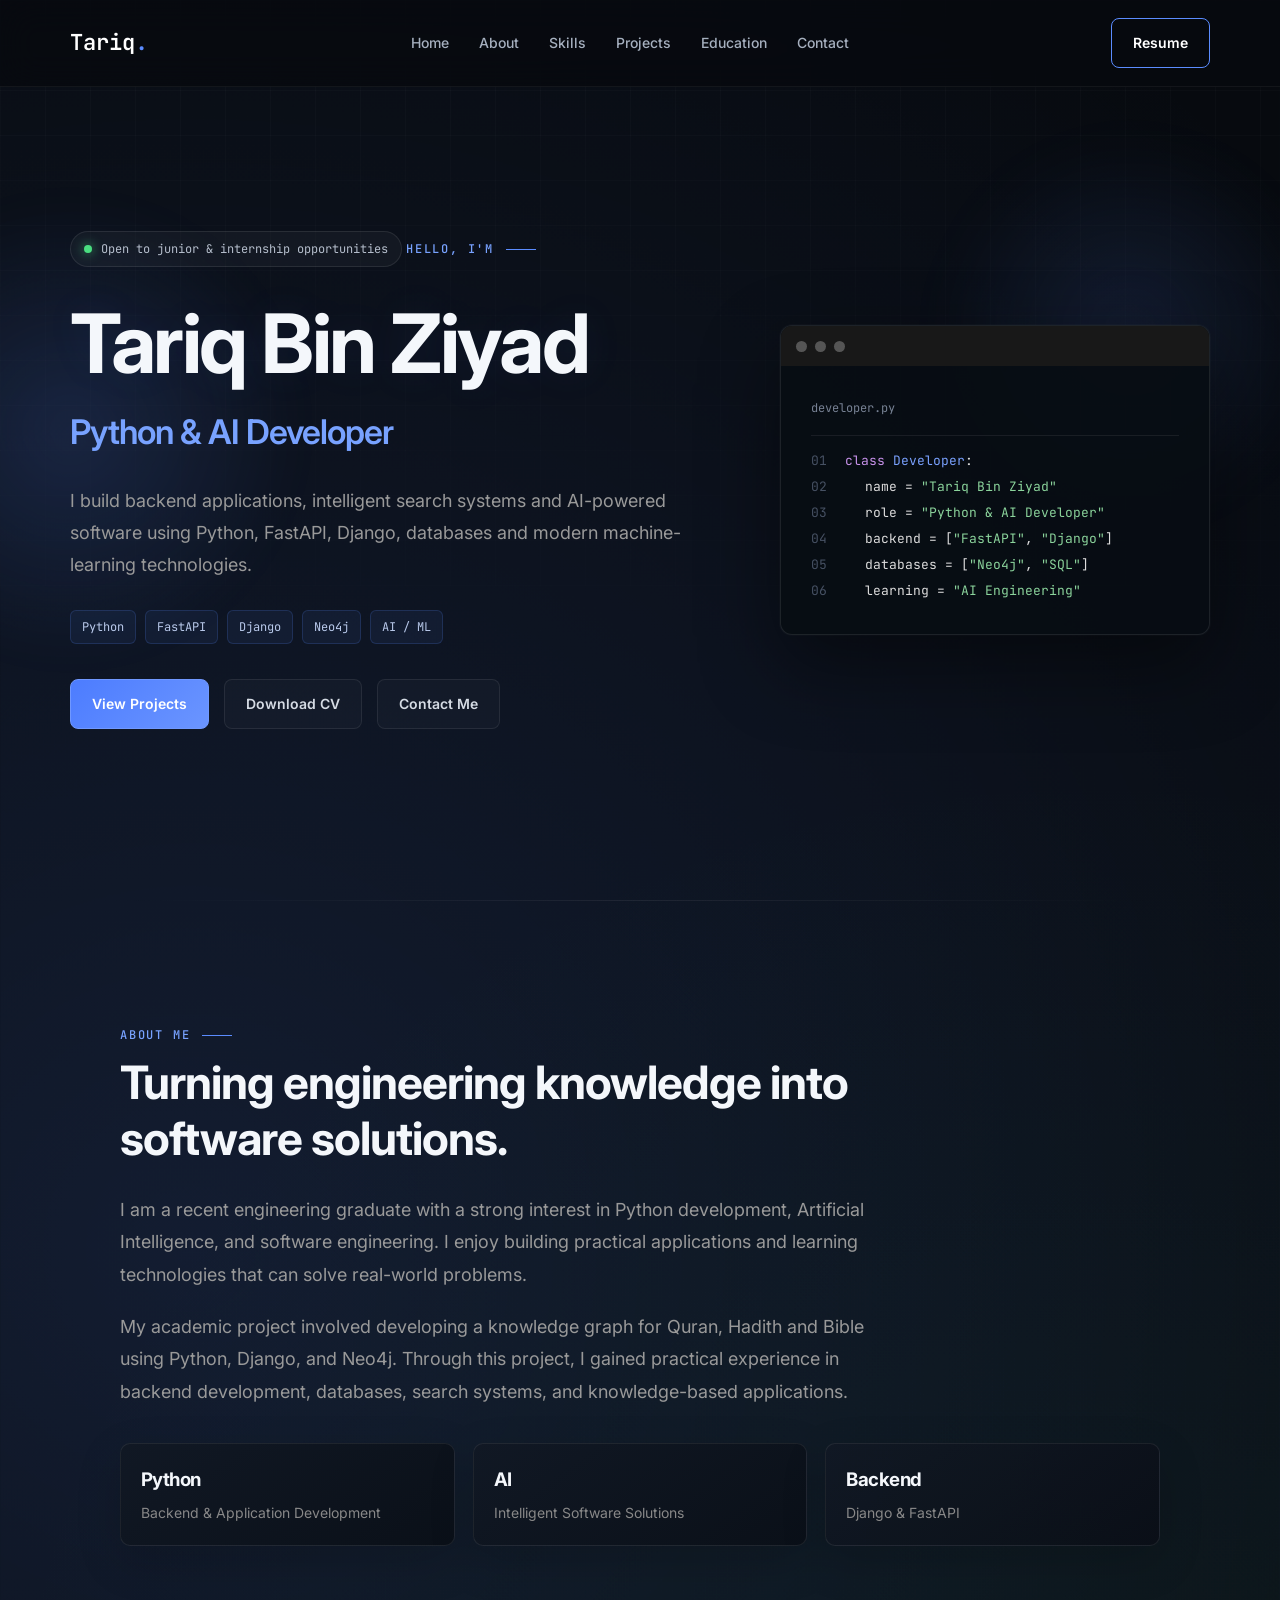
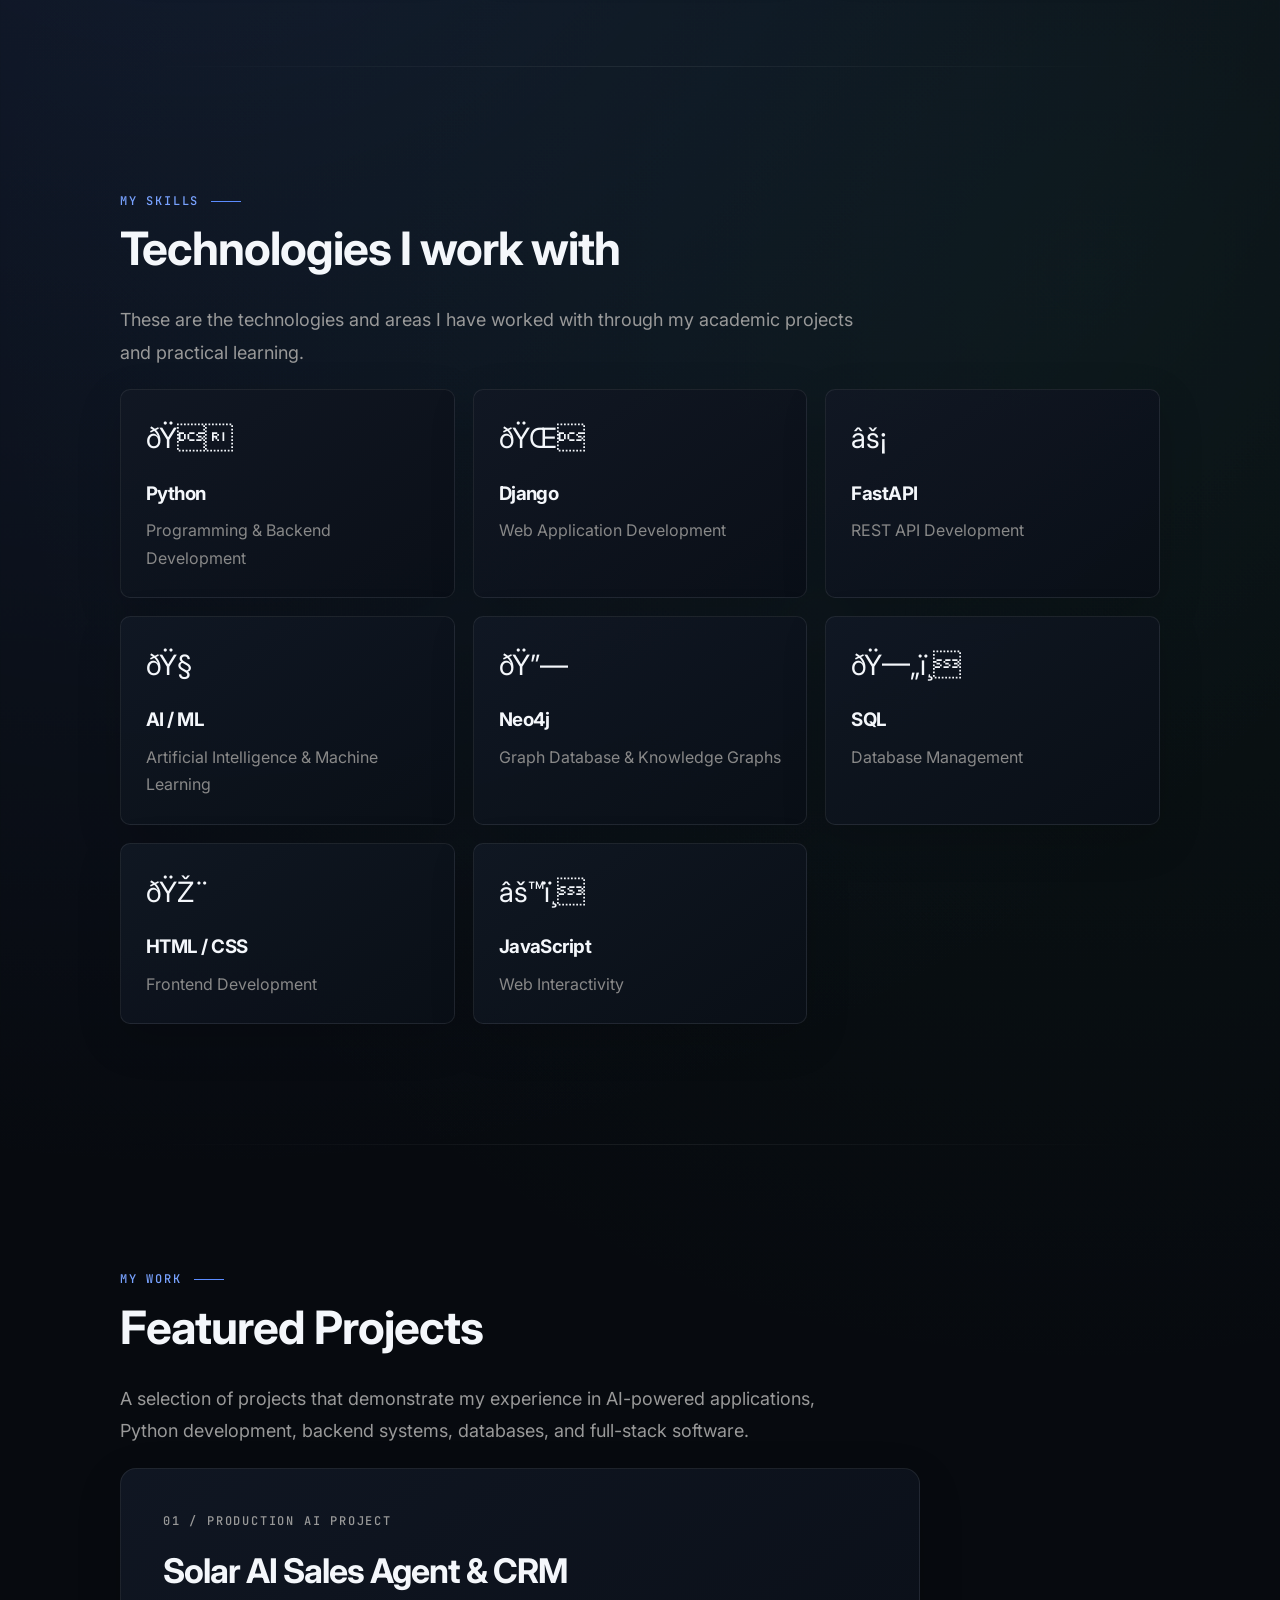
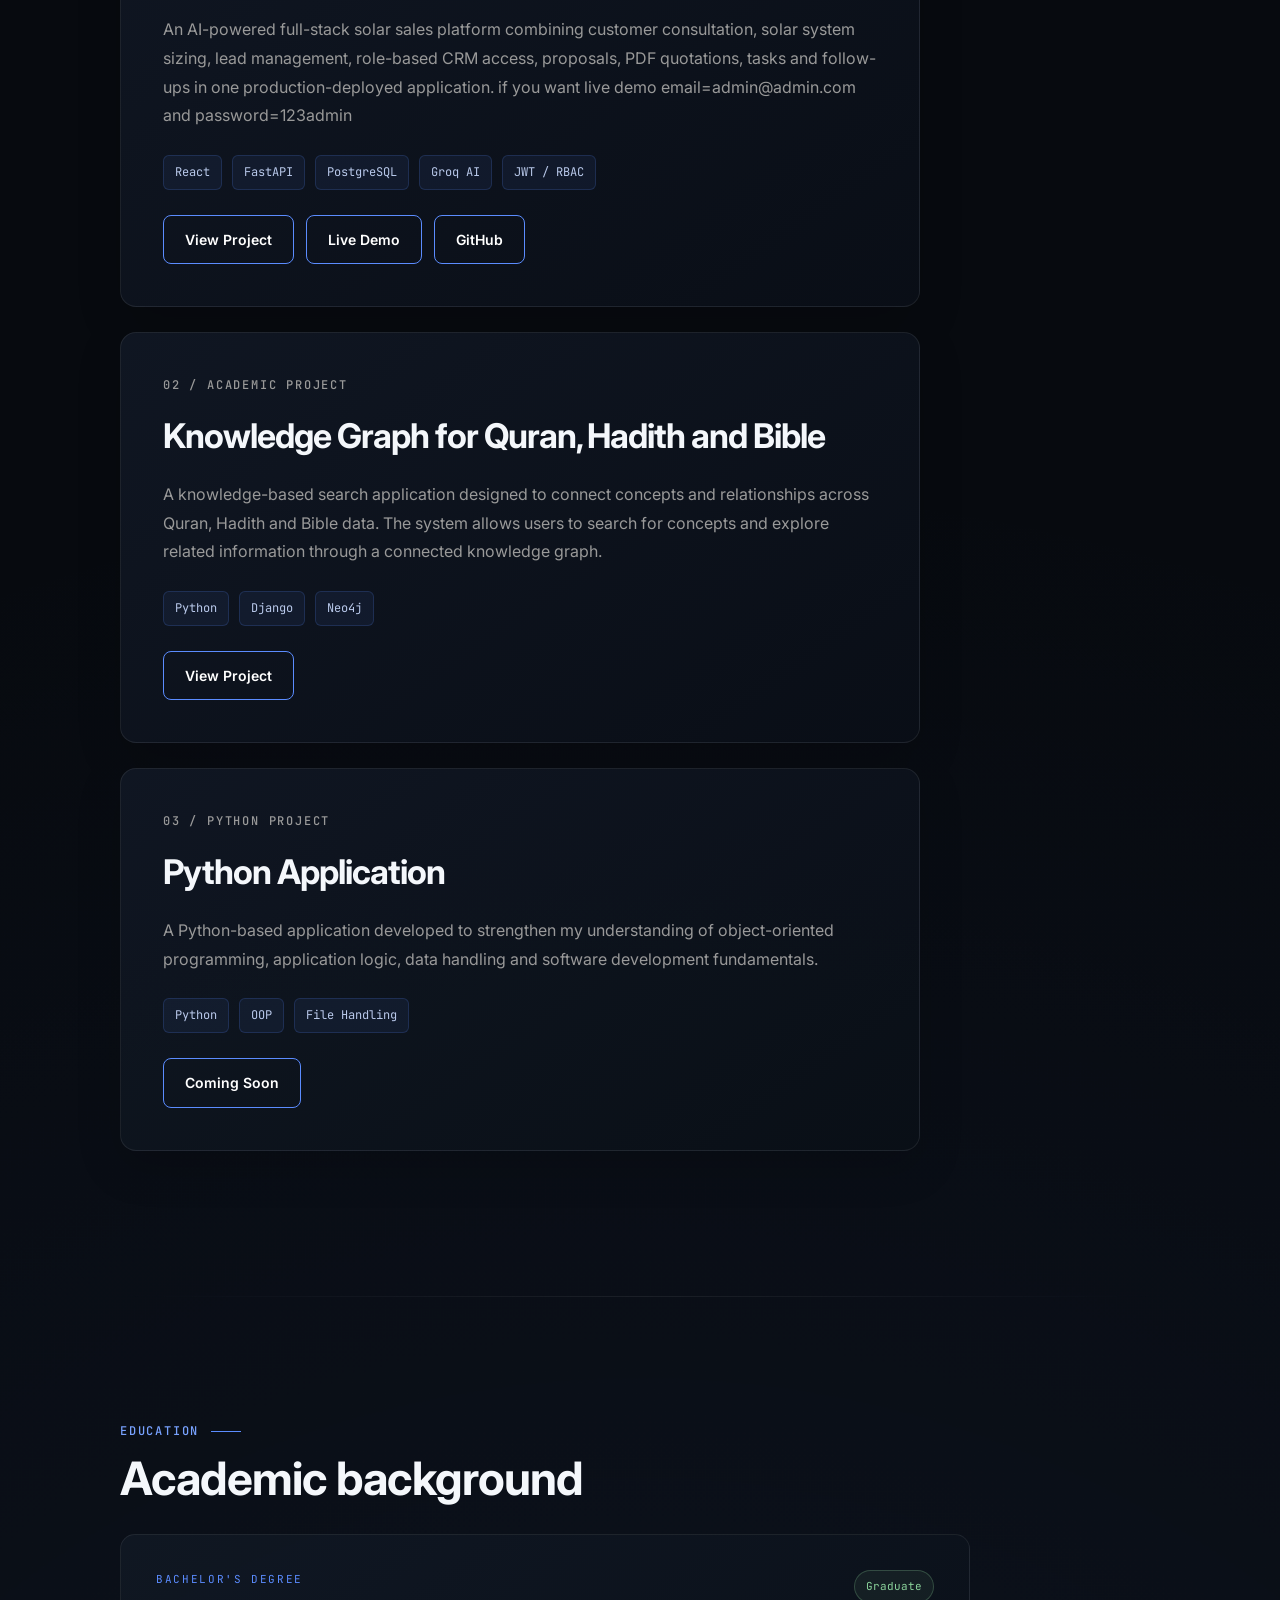
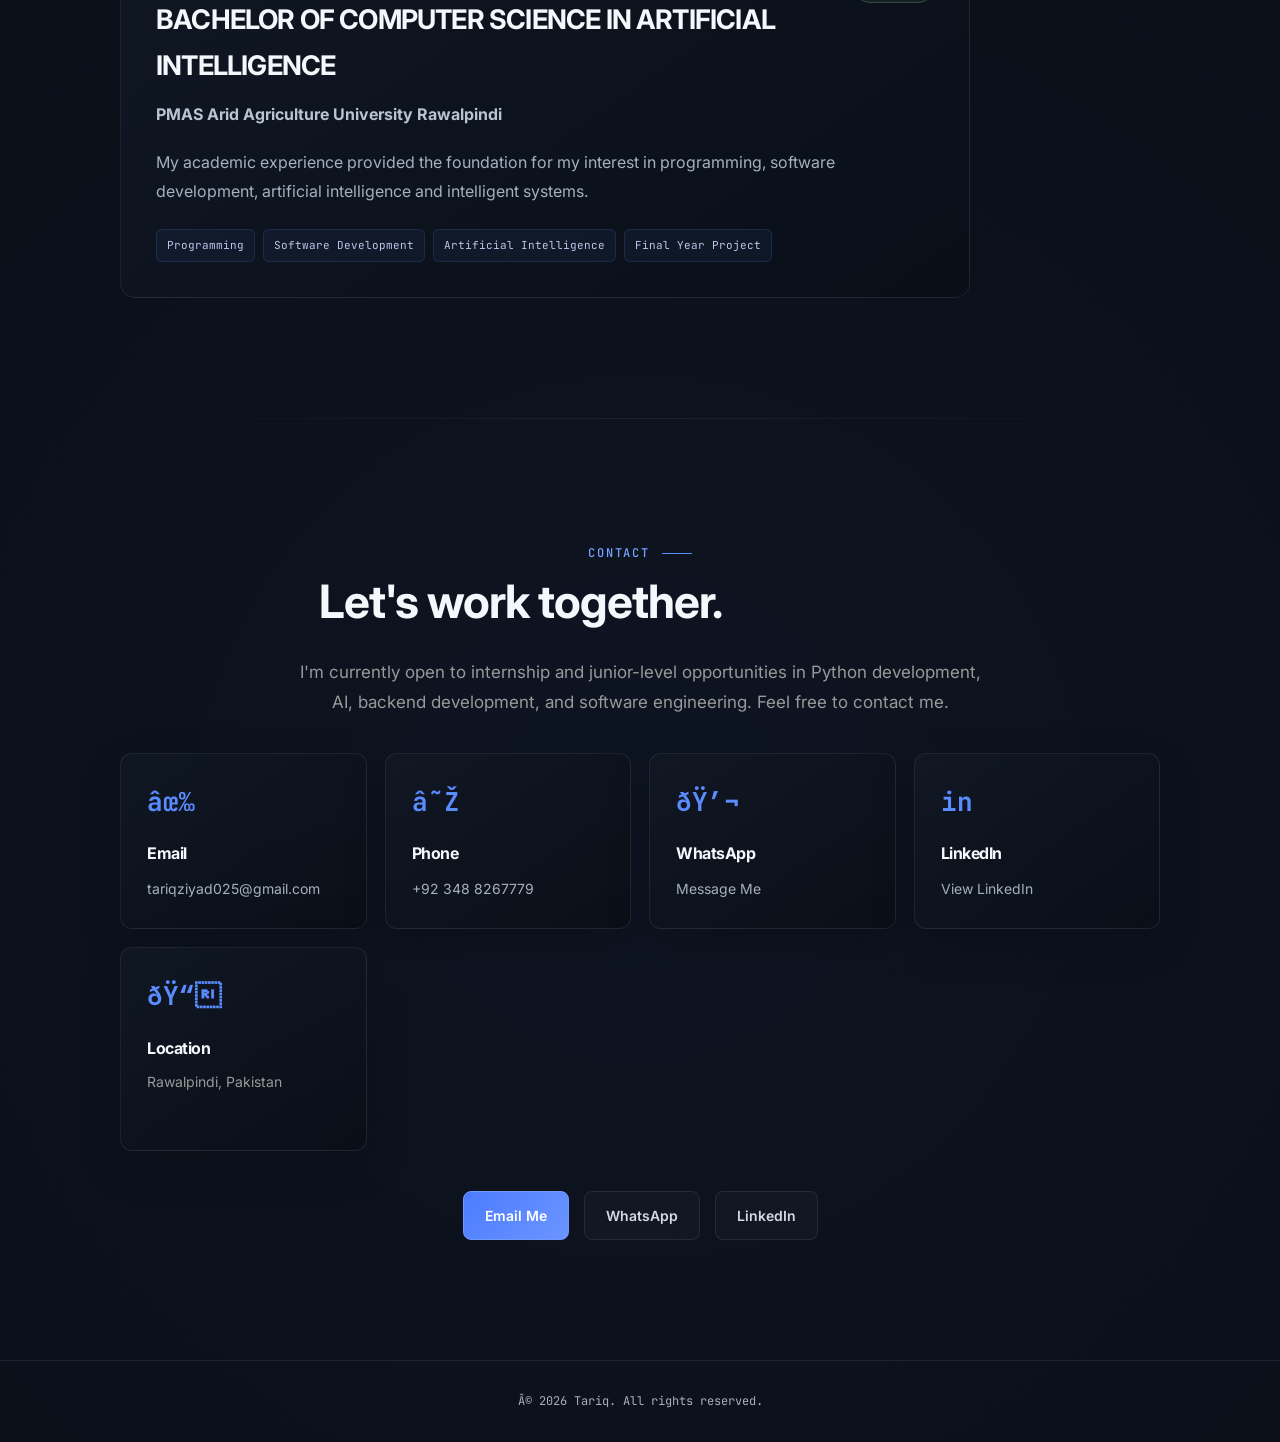
<file: index.html>
﻿<!DOCTYPE html>
<html lang="en">

<head>
    <meta charset="UTF-8">
    <meta name="viewport" content="width=device-width, initial-scale=1.0">
    <title>Tariq Bin Ziyad | Python & AI Developer</title>
    <meta name="description"
        content="Portfolio of Tariq Bin Ziyad, a Python and AI developer focused on backend development, intelligent search systems, APIs and modern software solutions.">
    <meta name="keywords"
        content="Python Developer, AI Developer, FastAPI, Django, Neo4j, Machine Learning, Backend Developer">
    <meta name="author" content="Tariq Bin Ziyad">
    <link rel="icon" type="image/png" href="assets/images/ChatGPT Image Sep 21, 2026, 05_05_01 AM.png">
    <link rel="preconnect" href="https://fonts.googleapis.com">
    <link rel="preconnect" href="https://fonts.gstatic.com" crossorigin>
    <link
        href="https://fonts.googleapis.com/css2?family=Inter:wght@400;500;600;700;800&family=JetBrains+Mono:wght@400;500;600&display=swap"
        rel="stylesheet">
    <link rel="stylesheet" href="style.css">
</head>

<body>
    <header>
        <nav class="navbar">
            <a href="#home" class="logo">Tariq<span>.</span></a>
            <ul class="nav-links">
                <li><a href="#home">Home</a></li>
                <li><a href="#about">About</a></li>
                <li><a href="#skills">Skills</a></li>
                <li><a href="#projects">Projects</a></li>
                <li><a href="#education">Education</a></li>
                <li><a href="#contact">Contact</a></li>
            </ul>
            <div class="nav-actions"><a href="assets/cv/Tariq-Bin-Ziyad-Resume.pdf" class="nav-button desktop-cv"
                    target="_blank">Resume</a>
                <button class="menu-button" id="menuButton"
                    aria-label="Open navigation menu"><span></span><span></span><span></span></button>
            </div>
        </nav>
    </header>

    <section id="home" class="hero">
        <div class="hero-content">
            <div class="availability-badge"><span class="status-dot"></span>Open to junior & internship opportunities
            </div>
            <p class="small-title">HELLO, I'M</p>
            <h1>Tariq Bin Ziyad</h1>
            <h2>Python & AI Developer</h2>
            <p class="hero-description">I build backend applications, intelligent search systems and AI-powered software
                using Python, FastAPI, Django, databases and modern machine-learning technologies.</p>
            <div class="hero-stack"><span>Python</span><span>FastAPI</span><span>Django</span><span>Neo4j</span><span>AI
                    / ML</span></div>
            <div class="hero-buttons"><a href="#projects" class="primary-button">View Projects</a><a
                    href="assets/cv/Tariq-Bin-Ziyad-Resume.pdf" target="_blank" class="secondary-button">Download
                    CV</a><a href="#contact" class="secondary-button">Contact Me</a></div>
        </div>
        <div class="hero-card">
            <div class="code-window">
                <div class="window-top"><span></span><span></span><span></span></div>
                <div class="code-content">
                    <div class="terminal-heading">developer.py</div>
                    <div class="code-line"><span class="line-number">01</span><span><span class="purple">class</span>
                            <span class="blue">Developer</span>:</span></div>
                    <div class="code-line"><span class="line-number">02</span><span class="code-indent">name = <span
                                class="green">"Tariq Bin Ziyad"</span></span></div>
                    <div class="code-line"><span class="line-number">03</span><span class="code-indent">role = <span
                                class="green">"Python & AI Developer"</span></span></div>
                    <div class="code-line"><span class="line-number">04</span><span class="code-indent">backend = [<span
                                class="green">"FastAPI"</span>, <span class="green">"Django"</span>]</span></div>
                    <div class="code-line"><span class="line-number">05</span><span class="code-indent">databases =
                            [<span class="green">"Neo4j"</span>, <span class="green">"SQL"</span>]</span></div>
                    <div class="code-line"><span class="line-number">06</span><span class="code-indent">learning = <span
                                class="green">"AI Engineering"</span></span></div>
                </div>
            </div>
        </div>
    </section>

    <section id="about" class="section">
        <p class="section-label">ABOUT ME</p>
        <h2 class="section-title">Turning engineering knowledge into software solutions.</h2>
        <p class="about-text">I am a recent engineering graduate with a strong interest in Python development,
            Artificial Intelligence, and software engineering. I enjoy building practical applications and learning
            technologies that can solve real-world problems.</p>
        <p class="about-text">My academic project involved developing a knowledge graph for Quran, Hadith and Bible
            using Python, Django, and Neo4j. Through this project, I gained practical experience in backend development,
            databases, search systems, and knowledge-based applications.</p>
        <div class="about-highlights">
            <div class="highlight">
                <h3>Python</h3>
                <p>Backend & Application Development</p>
            </div>
            <div class="highlight">
                <h3>AI</h3>
                <p>Intelligent Software Solutions</p>
            </div>
            <div class="highlight">
                <h3>Backend</h3>
                <p>Django & FastAPI</p>
            </div>
        </div>
    </section>

    <section id="skills" class="section">
        <p class="section-label">MY SKILLS</p>
        <h2 class="section-title">Technologies I work with</h2>
        <p class="about-text">These are the technologies and areas I have worked with through my academic projects and
            practical learning.</p>
        <div class="skills-container">
            <div class="skill-card">
                <div class="skill-icon">ðŸ</div>
                <h3>Python</h3>
                <p>Programming & Backend Development</p>
            </div>
            <div class="skill-card">
                <div class="skill-icon">ðŸŒ</div>
                <h3>Django</h3>
                <p>Web Application Development</p>
            </div>
            <div class="skill-card">
                <div class="skill-icon">âš¡</div>
                <h3>FastAPI</h3>
                <p>REST API Development</p>
            </div>
            <div class="skill-card">
                <div class="skill-icon">ðŸ§ </div>
                <h3>AI / ML</h3>
                <p>Artificial Intelligence & Machine Learning</p>
            </div>
            <div class="skill-card">
                <div class="skill-icon">ðŸ”—</div>
                <h3>Neo4j</h3>
                <p>Graph Database & Knowledge Graphs</p>
            </div>
            <div class="skill-card">
                <div class="skill-icon">ðŸ—„ï¸</div>
                <h3>SQL</h3>
                <p>Database Management</p>
            </div>
            <div class="skill-card">
                <div class="skill-icon">ðŸŽ¨</div>
                <h3>HTML / CSS</h3>
                <p>Frontend Development</p>
            </div>
            <div class="skill-card">
                <div class="skill-icon">âš™ï¸</div>
                <h3>JavaScript</h3>
                <p>Web Interactivity</p>
            </div>
        </div>
    </section>

    <section id="projects" class="section">
        <p class="section-label">MY WORK</p>
        <h2 class="section-title">Featured Projects</h2>
        <p class="about-text">A selection of projects that demonstrate my experience in AI-powered applications, Python
            development, backend systems, databases, and full-stack software.</p>

        <div class="project-card">
            <div class="project-info">
                <p class="project-number">01 / PRODUCTION AI PROJECT</p>
                <h3>Solar AI Sales Agent & CRM</h3>
                <p>An AI-powered full-stack solar sales platform combining customer consultation, solar system sizing,
                    lead management, role-based CRM access, proposals, PDF quotations, tasks and follow-ups in one
                    production-deployed application. if you want live demo email=admin@admin.com and password=123admin
                </p>
                <div class="project-tech"><span>React</span><span>FastAPI</span><span>PostgreSQL</span><span>Groq
                        AI</span><span>JWT / RBAC</span></div>
                <div class="project-buttons">
                    <a href="solar-ai-sales-agent.html" class="project-link">View Project</a>
                    <a href="https://solar-ai-sales-agent-1.onrender.com" target="_blank" rel="noopener noreferrer"
                        class="project-link">Live Demo</a>
                    <a href="https://github.com/tariqbinziyad09/solar-ai-sales-agent" target="_blank"
                        rel="noopener noreferrer" class="project-link">GitHub</a>
                </div>
            </div>
        </div>

        <div class="project-card">
            <div class="project-info">
                <p class="project-number">02 / ACADEMIC PROJECT</p>
                <h3>Knowledge Graph for Quran, Hadith and Bible</h3>
                <p>A knowledge-based search application designed to connect concepts and relationships across Quran,
                    Hadith and Bible data. The system allows users to search for concepts and explore related
                    information through a connected knowledge graph.</p>
                <div class="project-tech"><span>Python</span><span>Django</span><span>Neo4j</span></div>
                <div class="project-buttons"><a href="knowledge-graph.html" class="project-link">View Project</a></div>
            </div>
        </div>

        <div class="project-card">
            <div class="project-info">
                <p class="project-number">03 / PYTHON PROJECT</p>
                <h3>Python Application</h3>
                <p>A Python-based application developed to strengthen my understanding of object-oriented programming,
                    application logic, data handling and software development fundamentals.</p>
                <div class="project-tech"><span>Python</span><span>OOP</span><span>File Handling</span></div>
                <div class="project-buttons"><a href="#" class="project-link">Coming Soon</a></div>
            </div>
        </div>
    </section>

    <section id="education" class="section">
        <p class="section-label">EDUCATION</p>
        <h2 class="section-title">Academic background</h2>
        <div class="education-card">
            <div class="education-top">
                <div>
                    <p class="education-type">BACHELOR'S DEGREE</p>
                    <h3>BACHELOR OF COMPUTER SCIENCE IN ARTIFICIAL INTELLIGENCE</h3>
                </div><span class="education-status">Graduate</span>
            </div>
            <h4>PMAS Arid Agriculture University Rawalpindi</h4>
            <p>My academic experience provided the foundation for my interest in programming, software development,
                artificial intelligence and intelligent systems.</p>
            <div class="education-tags"><span>Programming</span><span>Software Development</span><span>Artificial
                    Intelligence</span><span>Final Year Project</span></div>
        </div>
    </section>

    <section id="contact" class="section contact-section">
        <p class="section-label">CONTACT</p>
        <h2 class="section-title">Let's work together.</h2>
        <p class="contact-intro">I'm currently open to internship and junior-level opportunities in Python development,
            AI, backend development, and software engineering. Feel free to contact me.</p>
        <div class="contact-grid">
            <div class="contact-card">
                <div class="contact-icon">âœ‰</div>
                <h3>Email</h3><a href="mailto:tariqziyad025@gmail.com">tariqziyad025@gmail.com</a>
            </div>
            <div class="contact-card">
                <div class="contact-icon">â˜Ž</div>
                <h3>Phone</h3><a href="tel:+923488267779">+92 348 8267779</a>
            </div>
            <div class="contact-card">
                <div class="contact-icon">ðŸ’¬</div>
                <h3>WhatsApp</h3><a href="https://wa.me/923488267779" target="_blank" rel="noopener noreferrer">Message
                    Me</a>
            </div>
            <div class="contact-card">
                <div class="contact-icon">in</div>
                <h3>LinkedIn</h3><a href="https://www.linkedin.com/in/tariq-bin-ziyad-a2261b283" target="_blank"
                    rel="noopener noreferrer">View LinkedIn</a>
            </div>
            <div class="contact-card">
                <div class="contact-icon">ðŸ“</div>
                <h3>Location</h3>
                <p>Rawalpindi, Pakistan</p>
            </div>
        </div>
        <div class="contact-buttons"><a href="mailto:tariqziyad025@gmail.com" class="primary-button">Email Me</a><a
                href="https://wa.me/923488267779" target="_blank" rel="noopener noreferrer"
                class="secondary-button">WhatsApp</a><a href="https://www.linkedin.com/in/tariq-bin-ziyad-a2261b283"
                target="_blank" rel="noopener noreferrer" class="secondary-button">LinkedIn</a></div>
    </section>
    <footer>
        <p>Â© 2026 Tariq. All rights reserved.</p>
    </footer>
    <script src="script.js"></script>
</body>

</html>
</file>
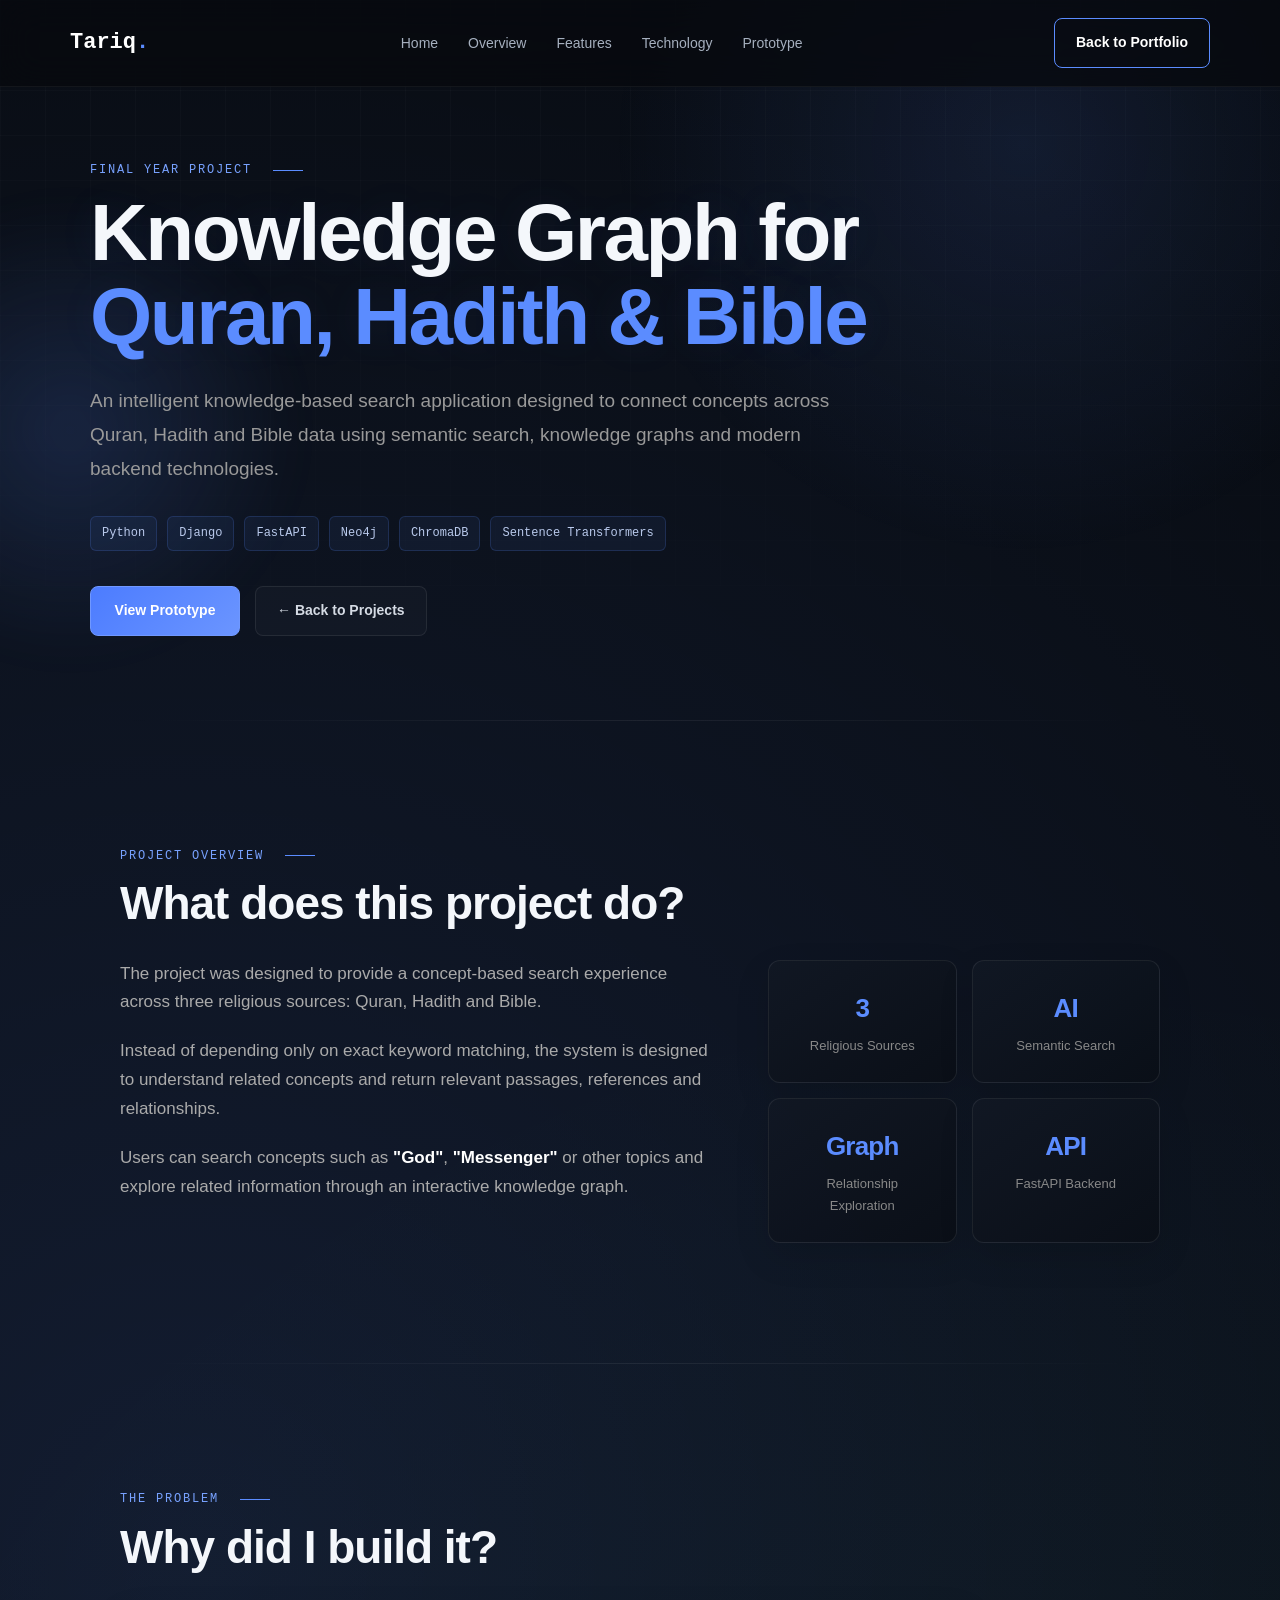
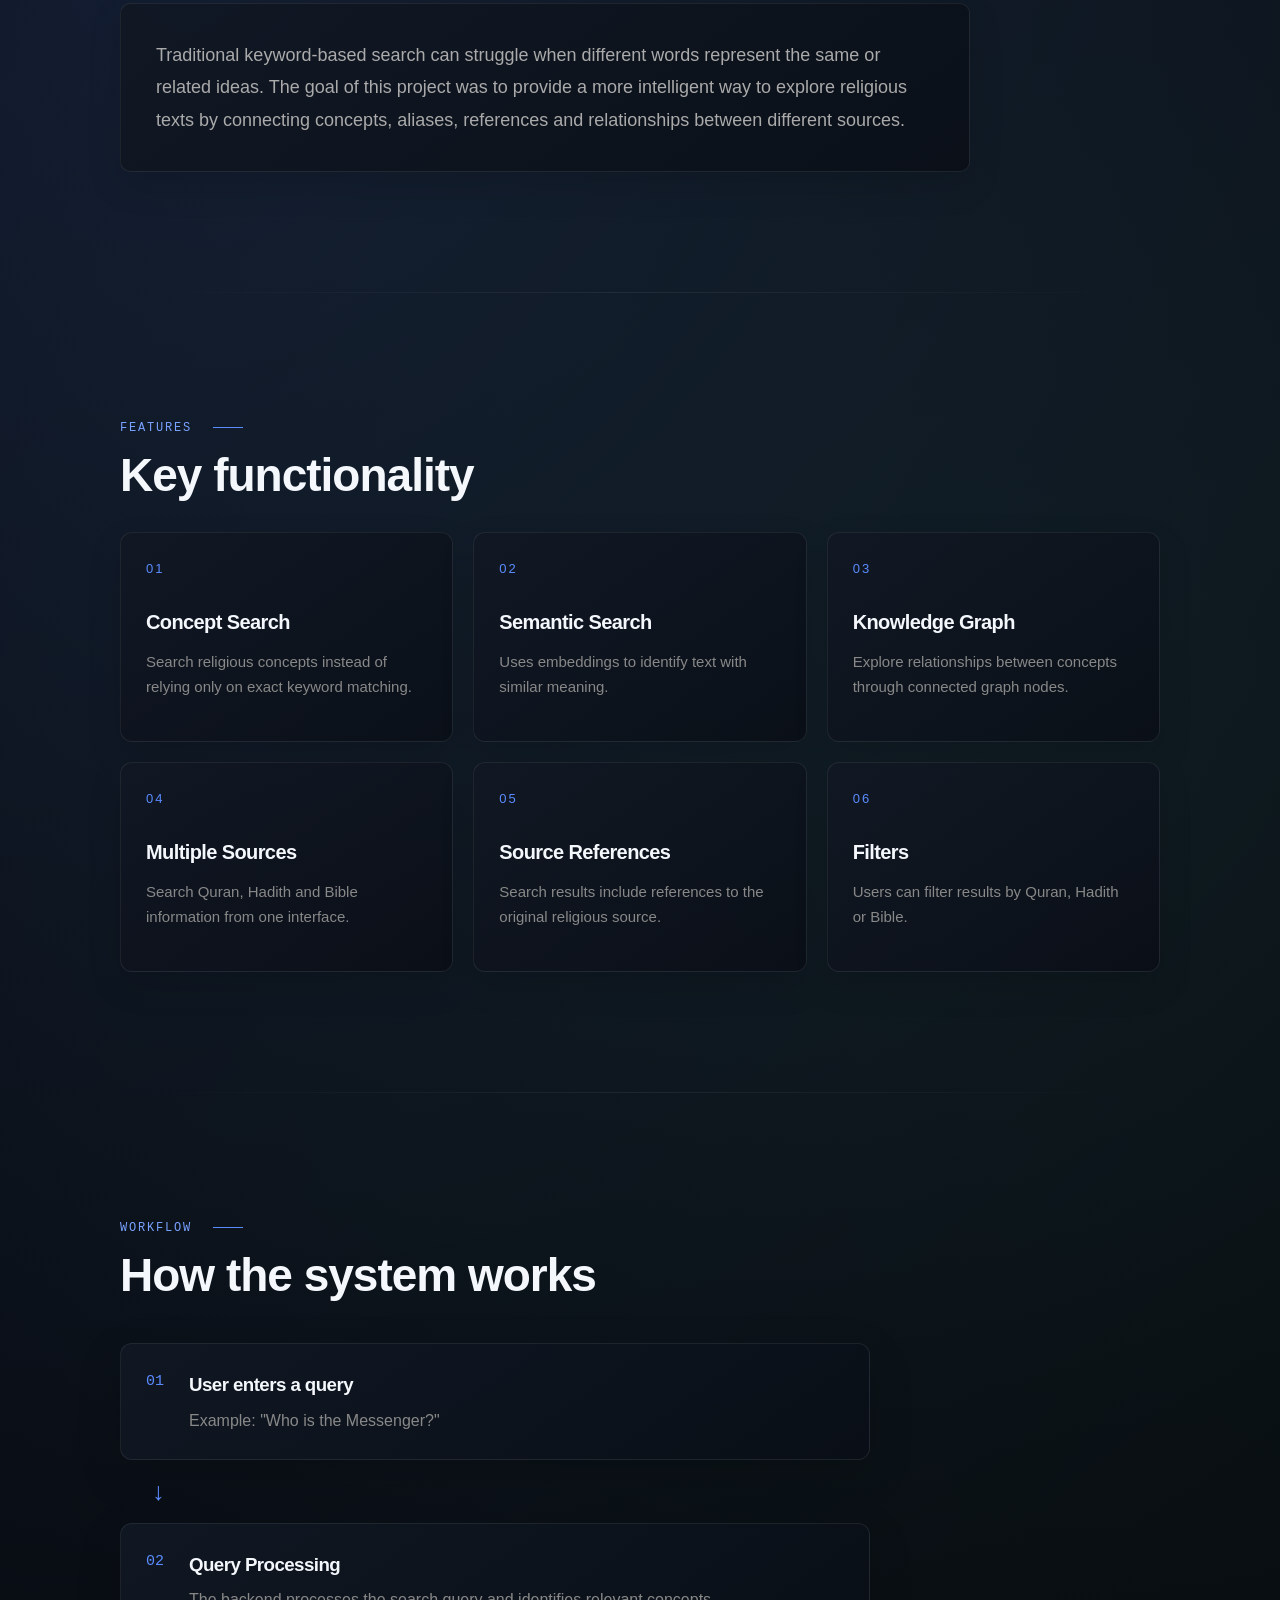
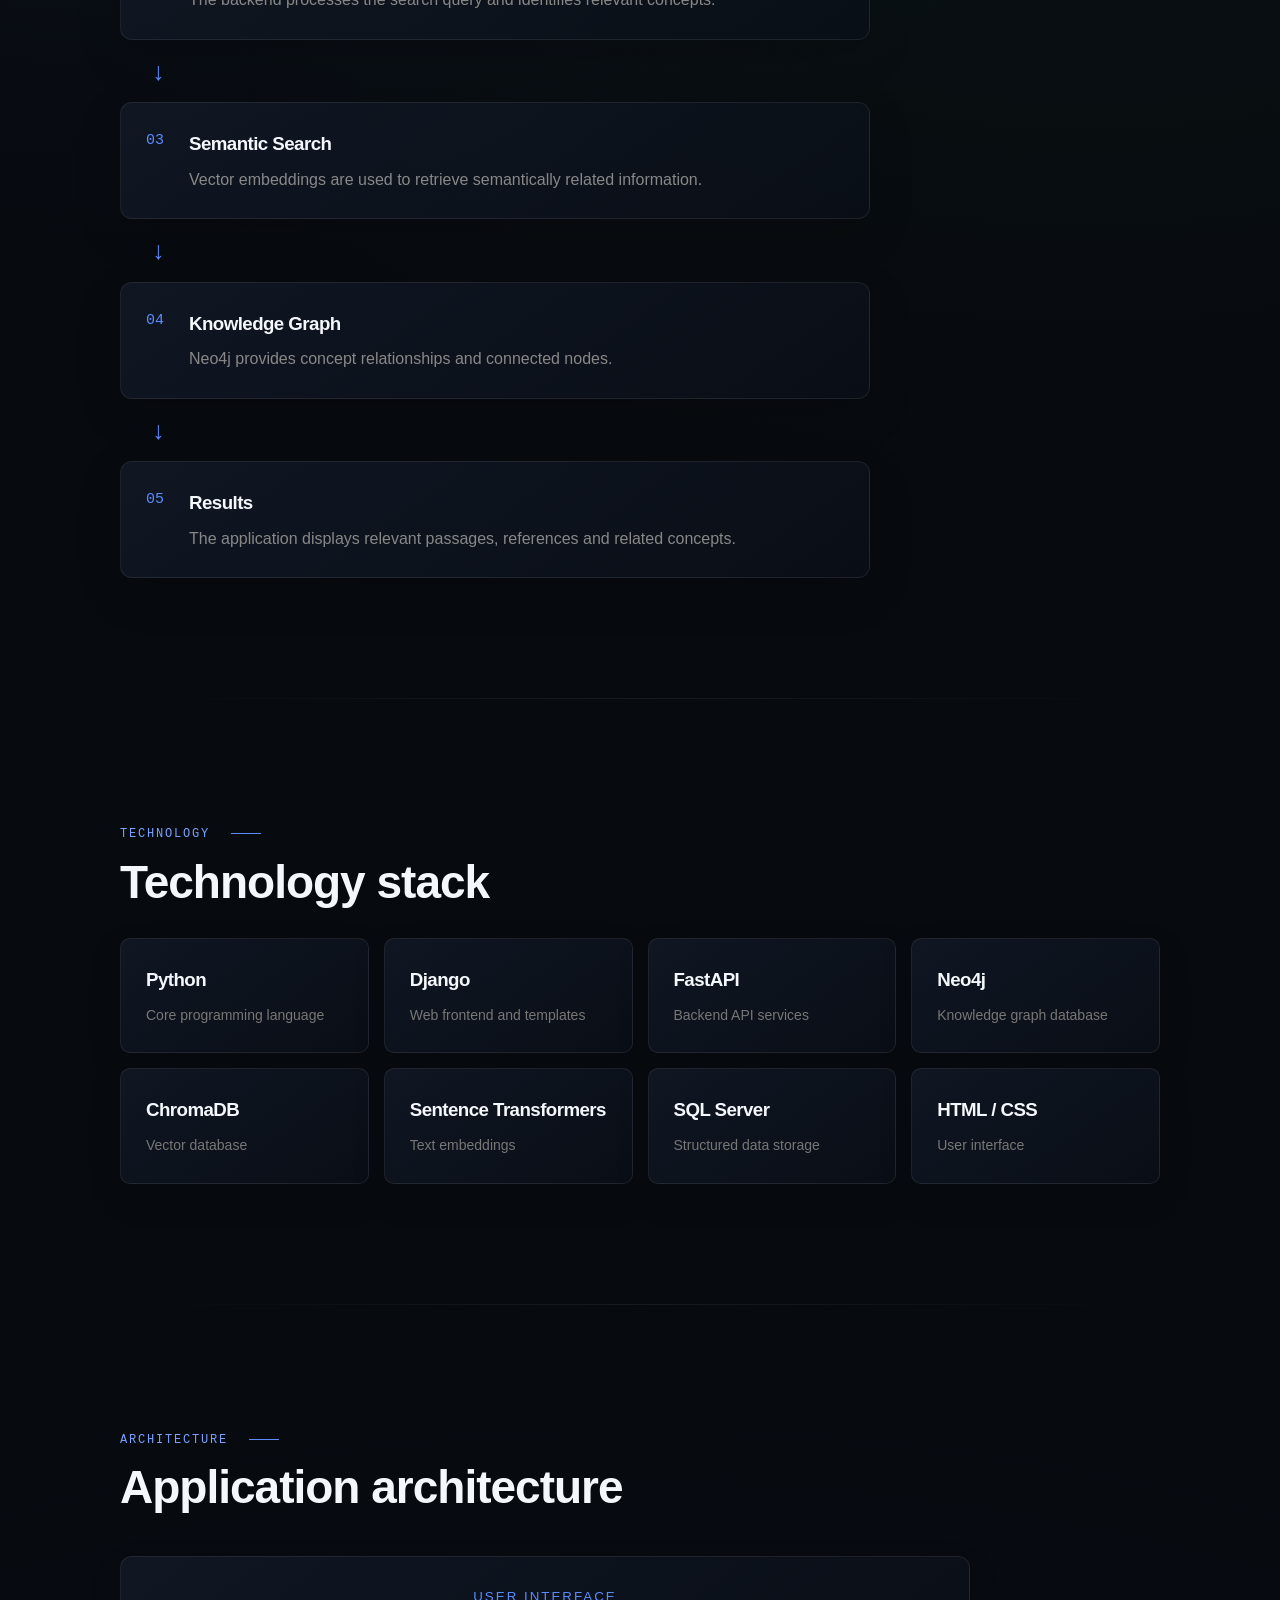
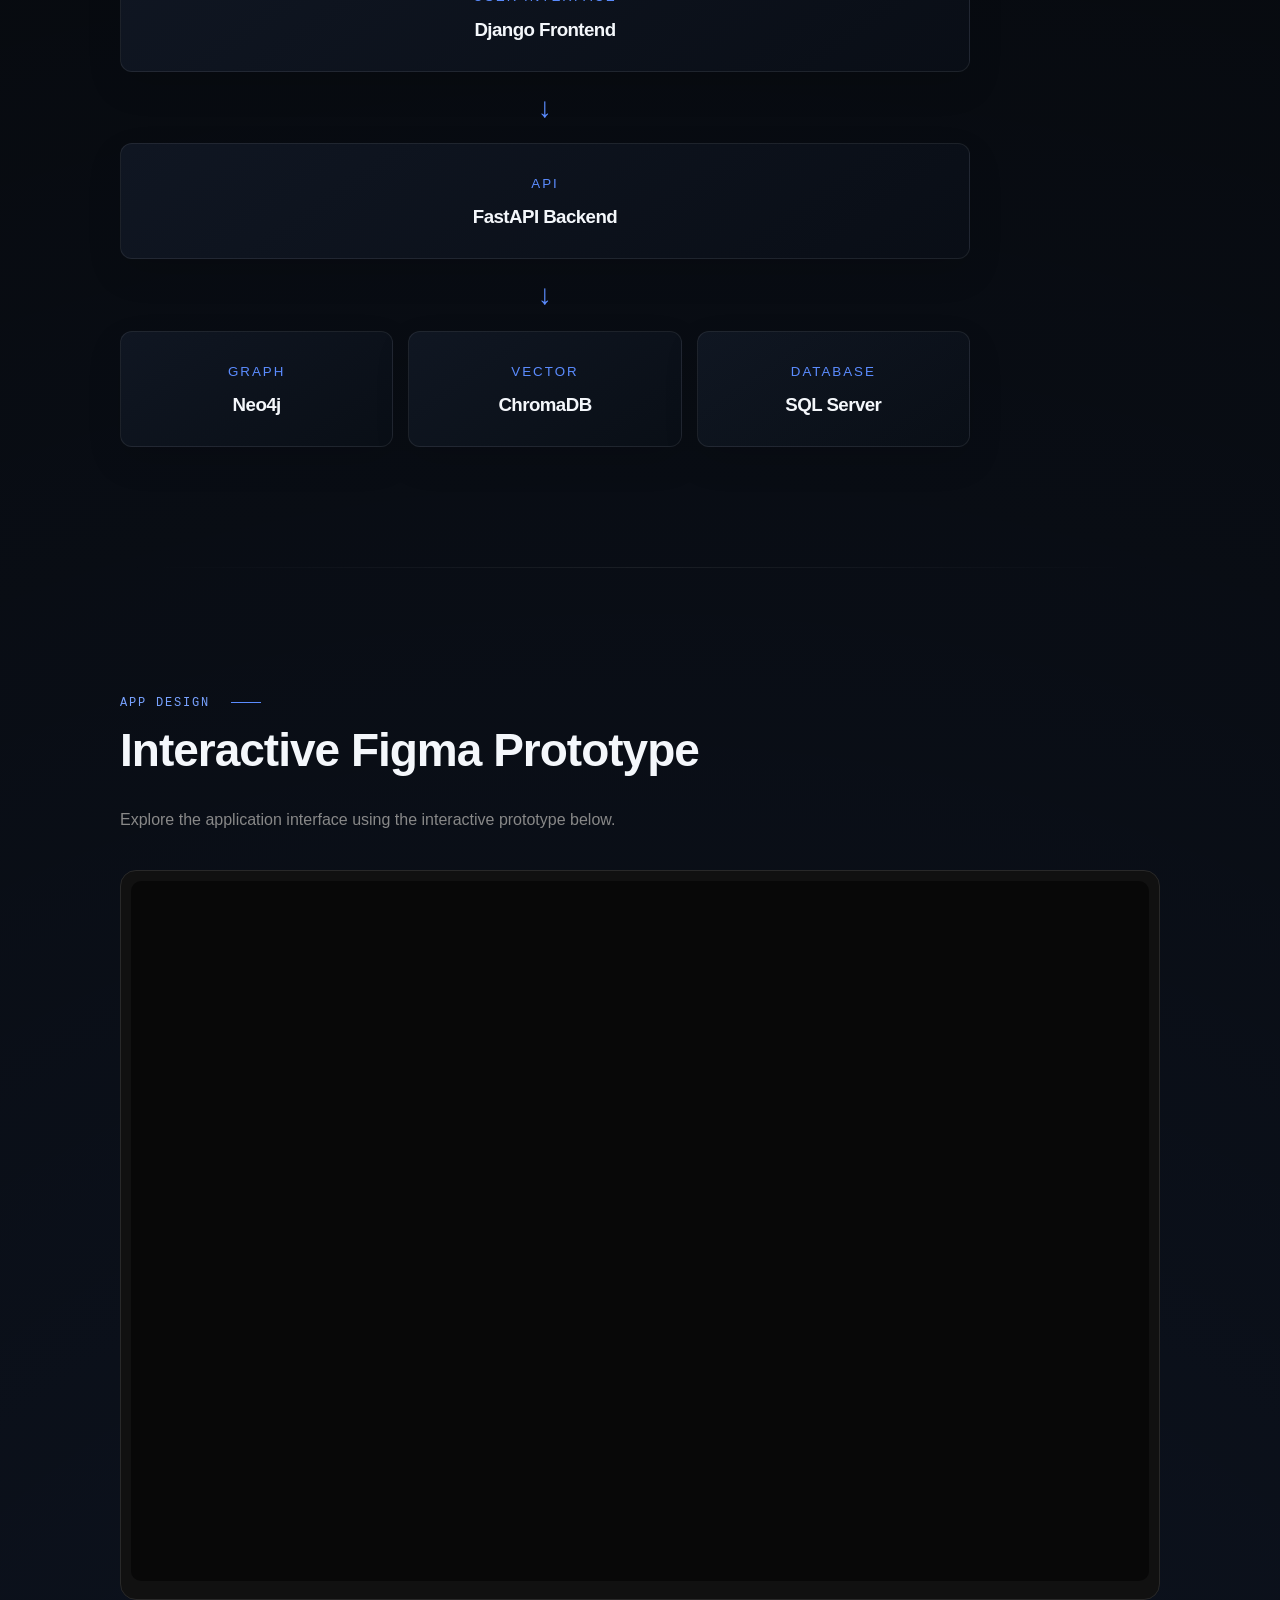
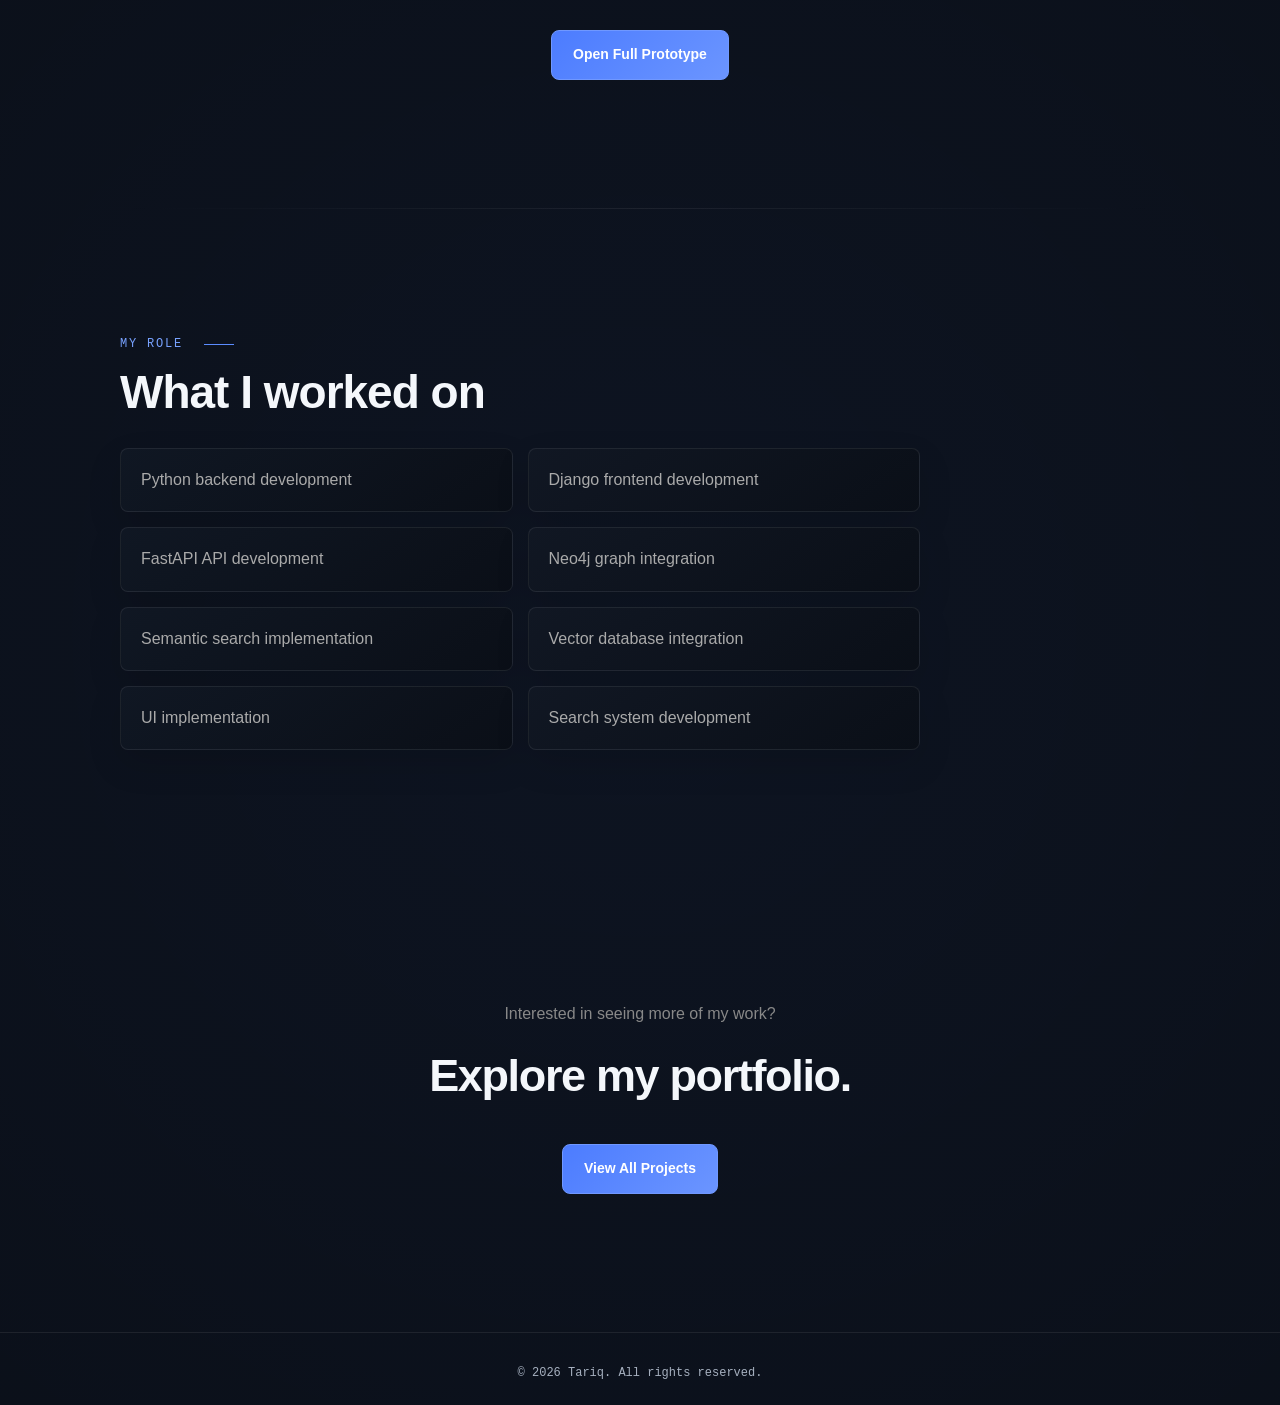
<file: knowledge-graph.html>
<!DOCTYPE html>
<html lang="en">

<head>

    <meta charset="UTF-8">

    <meta name="viewport" content="width=device-width, initial-scale=1.0">

    <title>
        Knowledge Graph Project | Tariq Bin Ziyad
    </title>

    <link rel="stylesheet" href="style.css">

</head>


<body>


    <!-- =========================
     NAVBAR
========================= -->

    <header>

        <nav class="navbar">

            <a href="index.html" class="logo">
                Tariq<span>.</span>
            </a>


            <ul class="nav-links">

                <li>
                    <a href="index.html">Home</a>
                </li>

                <li>
                    <a href="#overview">Overview</a>
                </li>

                <li>
                    <a href="#features">Features</a>
                </li>

                <li>
                    <a href="#technology">Technology</a>
                </li>

                <li>
                    <a href="#prototype">Prototype</a>
                </li>

            </ul>


            <a href="index.html#projects" class="nav-button">
                Back to Portfolio
            </a>

        </nav>

    </header>



    <!-- =========================
     PROJECT HERO
========================= -->

    <section class="project-detail-hero">

        <div class="project-detail-container">

            <p class="section-label">
                FINAL YEAR PROJECT
            </p>


            <h1>
                Knowledge Graph for
                <span>Quran, Hadith & Bible</span>
            </h1>


            <p class="project-hero-description">

                An intelligent knowledge-based search application
                designed to connect concepts across Quran, Hadith
                and Bible data using semantic search,
                knowledge graphs and modern backend technologies.

            </p>


            <div class="project-tech project-hero-tech">

                <span>Python</span>

                <span>Django</span>

                <span>FastAPI</span>

                <span>Neo4j</span>

                <span>ChromaDB</span>

                <span>Sentence Transformers</span>

            </div>


            <div class="hero-buttons">

                <a href="#prototype" class="primary-button">
                    View Prototype
                </a>


                <a href="index.html#projects" class="secondary-button">
                    ← Back to Projects
                </a>

            </div>

        </div>

    </section>



    <!-- =========================
     OVERVIEW
========================= -->

    <section id="overview" class="section project-detail-section">

        <p class="section-label">
            PROJECT OVERVIEW
        </p>


        <h2 class="section-title">
            What does this project do?
        </h2>


        <div class="project-overview-grid">


            <div class="project-description">

                <p>

                    The project was designed to provide a
                    concept-based search experience across
                    three religious sources: Quran, Hadith
                    and Bible.

                </p>


                <p>

                    Instead of depending only on exact keyword
                    matching, the system is designed to understand
                    related concepts and return relevant passages,
                    references and relationships.

                </p>


                <p>

                    Users can search concepts such as
                    <strong>"God"</strong>,
                    <strong>"Messenger"</strong> or other topics
                    and explore related information through an
                    interactive knowledge graph.

                </p>

            </div>



            <div class="project-stat-container">

                <div class="project-stat">

                    <h3>3</h3>

                    <p>
                        Religious Sources
                    </p>

                </div>


                <div class="project-stat">

                    <h3>AI</h3>

                    <p>
                        Semantic Search
                    </p>

                </div>


                <div class="project-stat">

                    <h3>Graph</h3>

                    <p>
                        Relationship Exploration
                    </p>

                </div>


                <div class="project-stat">

                    <h3>API</h3>

                    <p>
                        FastAPI Backend
                    </p>

                </div>

            </div>


        </div>

    </section>



    <!-- =========================
     PROBLEM
========================= -->

    <section class="section project-detail-section">

        <p class="section-label">
            THE PROBLEM
        </p>


        <h2 class="section-title">
            Why did I build it?
        </h2>


        <div class="problem-card">

            <p>

                Traditional keyword-based search can struggle when
                different words represent the same or related ideas.

                The goal of this project was to provide a more
                intelligent way to explore religious texts by
                connecting concepts, aliases, references and
                relationships between different sources.

            </p>

        </div>

    </section>



    <!-- =========================
     FEATURES
========================= -->

    <section id="features" class="section project-detail-section">

        <p class="section-label">
            FEATURES
        </p>


        <h2 class="section-title">
            Key functionality
        </h2>


        <div class="feature-grid">


            <div class="feature-card">

                <div class="feature-number">
                    01
                </div>

                <h3>
                    Concept Search
                </h3>

                <p>

                    Search religious concepts instead of relying
                    only on exact keyword matching.

                </p>

            </div>



            <div class="feature-card">

                <div class="feature-number">
                    02
                </div>

                <h3>
                    Semantic Search
                </h3>

                <p>

                    Uses embeddings to identify text with
                    similar meaning.

                </p>

            </div>



            <div class="feature-card">

                <div class="feature-number">
                    03
                </div>

                <h3>
                    Knowledge Graph
                </h3>

                <p>

                    Explore relationships between concepts
                    through connected graph nodes.

                </p>

            </div>



            <div class="feature-card">

                <div class="feature-number">
                    04
                </div>

                <h3>
                    Multiple Sources
                </h3>

                <p>

                    Search Quran, Hadith and Bible
                    information from one interface.

                </p>

            </div>



            <div class="feature-card">

                <div class="feature-number">
                    05
                </div>

                <h3>
                    Source References
                </h3>

                <p>

                    Search results include references to the
                    original religious source.

                </p>

            </div>



            <div class="feature-card">

                <div class="feature-number">
                    06
                </div>

                <h3>
                    Filters
                </h3>

                <p>

                    Users can filter results by Quran,
                    Hadith or Bible.

                </p>

            </div>


        </div>

    </section>



    <!-- =========================
     HOW IT WORKS
========================= -->

    <section class="section project-detail-section">

        <p class="section-label">
            WORKFLOW
        </p>


        <h2 class="section-title">
            How the system works
        </h2>


        <div class="workflow">


            <div class="workflow-item">

                <span>01</span>

                <div>

                    <h3>
                        User enters a query
                    </h3>

                    <p>

                        Example:
                        "Who is the Messenger?"

                    </p>

                </div>

            </div>


            <div class="workflow-arrow">
                ↓
            </div>


            <div class="workflow-item">

                <span>02</span>

                <div>

                    <h3>
                        Query Processing
                    </h3>

                    <p>

                        The backend processes the search query
                        and identifies relevant concepts.

                    </p>

                </div>

            </div>


            <div class="workflow-arrow">
                ↓
            </div>


            <div class="workflow-item">

                <span>03</span>

                <div>

                    <h3>
                        Semantic Search
                    </h3>

                    <p>

                        Vector embeddings are used to retrieve
                        semantically related information.

                    </p>

                </div>

            </div>


            <div class="workflow-arrow">
                ↓
            </div>


            <div class="workflow-item">

                <span>04</span>

                <div>

                    <h3>
                        Knowledge Graph
                    </h3>

                    <p>

                        Neo4j provides concept relationships
                        and connected nodes.

                    </p>

                </div>

            </div>


            <div class="workflow-arrow">
                ↓
            </div>


            <div class="workflow-item">

                <span>05</span>

                <div>

                    <h3>
                        Results
                    </h3>

                    <p>

                        The application displays relevant
                        passages, references and related concepts.

                    </p>

                </div>

            </div>


        </div>

    </section>



    <!-- =========================
     TECHNOLOGY
========================= -->

    <section id="technology" class="section project-detail-section">

        <p class="section-label">
            TECHNOLOGY
        </p>


        <h2 class="section-title">
            Technology stack
        </h2>


        <div class="technology-grid">


            <div class="technology-card">

                <h3>
                    Python
                </h3>

                <p>
                    Core programming language
                </p>

            </div>


            <div class="technology-card">

                <h3>
                    Django
                </h3>

                <p>
                    Web frontend and templates
                </p>

            </div>


            <div class="technology-card">

                <h3>
                    FastAPI
                </h3>

                <p>
                    Backend API services
                </p>

            </div>


            <div class="technology-card">

                <h3>
                    Neo4j
                </h3>

                <p>
                    Knowledge graph database
                </p>

            </div>


            <div class="technology-card">

                <h3>
                    ChromaDB
                </h3>

                <p>
                    Vector database
                </p>

            </div>


            <div class="technology-card">

                <h3>
                    Sentence Transformers
                </h3>

                <p>
                    Text embeddings
                </p>

            </div>


            <div class="technology-card">

                <h3>
                    SQL Server
                </h3>

                <p>
                    Structured data storage
                </p>

            </div>


            <div class="technology-card">

                <h3>
                    HTML / CSS
                </h3>

                <p>
                    User interface
                </p>

            </div>


        </div>

    </section>



    <!-- =========================
     ARCHITECTURE
========================= -->

    <section class="section project-detail-section">

        <p class="section-label">
            ARCHITECTURE
        </p>


        <h2 class="section-title">
            Application architecture
        </h2>


        <div class="architecture-container">


            <div class="architecture-box">

                <small>
                    USER INTERFACE
                </small>

                <h3>
                    Django Frontend
                </h3>

            </div>


            <div class="architecture-arrow">
                ↓
            </div>


            <div class="architecture-box">

                <small>
                    API
                </small>

                <h3>
                    FastAPI Backend
                </h3>

            </div>


            <div class="architecture-arrow">
                ↓
            </div>


            <div class="architecture-databases">


                <div class="architecture-box">

                    <small>
                        GRAPH
                    </small>

                    <h3>
                        Neo4j
                    </h3>

                </div>


                <div class="architecture-box">

                    <small>
                        VECTOR
                    </small>

                    <h3>
                        ChromaDB
                    </h3>

                </div>


                <div class="architecture-box">

                    <small>
                        DATABASE
                    </small>

                    <h3>
                        SQL Server
                    </h3>

                </div>


            </div>

        </div>

    </section>



    <!-- =========================
     FIGMA PROTOTYPE
========================= -->

    <section id="prototype" class="section project-detail-section">

        <p class="section-label">
            APP DESIGN
        </p>


        <h2 class="section-title">
            Interactive Figma Prototype
        </h2>


        <p class="prototype-description">

            Explore the application interface using the
            interactive prototype below.

        </p>


        <div class="figma-preview">

            <iframe
                src="https://www.figma.com/embed?embed_host=share&url=https://www.figma.com/proto/70xC5TvG9WCJuMzCfFcVjq?node-id=1669-162202&t=ggb4YSPEIR1LE2o3-6"
                allowfullscreen loading="lazy">

            </iframe>

        </div>


        <div class="prototype-button-container">

            <a href="https://www.figma.com/proto/70xC5TvG9WCJuMzCfFcVjq?node-id=1669-162202&t=ggb4YSPEIR1LE2o3-6"
                target="_blank" rel="noopener noreferrer" class="primary-button">

                Open Full Prototype

            </a>

        </div>

    </section>



    <!-- =========================
     MY ROLE
========================= -->

    <section class="section project-detail-section">

        <p class="section-label">
            MY ROLE
        </p>


        <h2 class="section-title">
            What I worked on
        </h2>


        <div class="role-container">


            <div class="role-item">
                Python backend development
            </div>


            <div class="role-item">
                Django frontend development
            </div>


            <div class="role-item">
                FastAPI API development
            </div>


            <div class="role-item">
                Neo4j graph integration
            </div>


            <div class="role-item">
                Semantic search implementation
            </div>


            <div class="role-item">
                Vector database integration
            </div>


            <div class="role-item">
                UI implementation
            </div>


            <div class="role-item">
                Search system development
            </div>


        </div>

    </section>



    <!-- =========================
     NEXT PROJECT
========================= -->

    <section class="project-bottom">

        <p>
            Interested in seeing more of my work?
        </p>

        <h2>
            Explore my portfolio.
        </h2>


        <a href="index.html#projects" class="primary-button">
            View All Projects
        </a>

    </section>



    <!-- =========================
     FOOTER
========================= -->

    <footer>

        <p>
            © 2026 Tariq. All rights reserved.
        </p>

    </footer>


    <script src="script.js"></script>


</body>

</html>
</file>
<file: style.css>
* {

    margin: 0;

    padding: 0;

    box-sizing: border-box;

}

html {

    scroll-behavior: smooth;

}

body {

    font-family: Arial, Helvetica, sans-serif;

    background: #080808;

    color: #ffffff;

    line-height: 1.6;

}

/*=========================NAVBAR =========================*/ header {

    width: 100%;

    position: fixed;

    top: 0;

    left: 0;

    z-index: 1000;

    background: rgba(8, 8, 8, 0.9);

    backdrop-filter: blur(10px);

}

.navbar {

    max-width: 1200px;

    margin: auto;

    padding: 20px 30px;

    display: flex;

    align-items: center;

    justify-content: space-between;

}

.logo {

    color: white;

    text-decoration: none;

    font-size: 25px;

    font-weight: bold;

}

.logo span {

    color: #5b8cff;

}

.nav-links {

    list-style: none;

    display: flex;

    gap: 30px;

}

.nav-links a {

    color: #bbbbbb;

    text-decoration: none;

    transition: 0.3s;

}

.nav-links a:hover {

    color: white;

}

.nav-button {

    text-decoration: none;

    color: white;

    border: 1px solid #5b8cff;

    padding: 9px 18px;

    border-radius: 6px;

}

/*=========================HERO =========================*/ .hero {

    min-height: 100vh;

    max-width: 1200px;

    margin: auto;

    padding: 150px 30px 80px;

    display: flex;

    align-items: center;

    justify-content: space-between;

    gap: 70px;

}

.hero-content {

    max-width: 600px;

}

.small-title {

    color: #5b8cff;

    font-size: 14px;

    letter-spacing: 3px;

    margin-bottom: 15px;

}

.hero h1 {

    font-size: 75px;

    line-height: 1;

    margin-bottom: 10px;

}

.hero h2 {

    font-size: 32px;

    color: #bbbbbb;

    margin-bottom: 25px;

}

.hero-description {

    color: #999999;

    font-size: 18px;

    max-width: 550px;

}

.hero-buttons {

    margin-top: 35px;

    display: flex;

    gap: 15px;

}

.primary-button,

.secondary-button {

    display: inline-block;

    text-decoration: none;

    padding: 12px 22px;

    border-radius: 6px;

    transition: 0.3s;

}

.primary-button {

    background: #5b8cff;

    color: white;

}

.primary-button:hover {

    transform: translateY(-3px);

}

.secondary-button {

    border: 1px solid #444;

    color: white;

}

.secondary-button:hover {

    border-color: #5b8cff;

}

/*=========================CODE CARD =========================*/ .hero-card {

    width: 430px;

}

.code-window {

    background: #111111;

    border: 1px solid #292929;

    border-radius: 12px;

    overflow: hidden;

    box-shadow: 0 20px 60px rgba(0, 0, 0, 0.5);

}

.window-top {

    height: 40px;

    background: #181818;

    display: flex;

    align-items: center;

    gap: 8px;

    padding-left: 15px;

}

.window-top span {

    width: 11px;

    height: 11px;

    border-radius: 50%;

    background: #555;

}

.code-content {

    padding: 30px;

    font-family: Consolas, monospace;

    font-size: 15px;

    color: #ddd;

}

.indent {

    margin-left: 25px;

}

.indent2 {

    margin-left: 50px;

}

.purple {

    color: #c084fc;

}

.green {

    color: #86efac;

}

/*=========================SECTIONS =========================*/ .section {

    max-width: 1000px;

    margin: auto;

    padding: 110px 30px;

}

.section-label {

    color: #5b8cff;

    font-size: 13px;

    letter-spacing: 3px;

    margin-bottom: 10px;

}

.section-title {

    font-size: 40px;

    margin-bottom: 25px;

}

.about-text {

    max-width: 750px;

    color: #999999;

    font-size: 18px;

}

/*=========================SKILLS =========================*/ .skills-container {

    display: grid;

    grid-template-columns: repeat(3, 1fr);

    gap: 18px;

}

.skill-card {

    background: #111111;

    border: 1px solid #252525;

    padding: 25px;

    border-radius: 10px;

    transition: 0.3s;

}

.skill-card:hover {

    transform: translateY(-5px);

    border-color: #5b8cff;

}

.skill-card h3 {

    margin-bottom: 8px;

}

.skill-card p {

    color: #888888;

}

/*=========================PROJECT =========================*/ .project-card {

    background: #111111;

    border: 1px solid #292929;

    border-radius: 12px;

    padding: 40px;

    max-width: 800px;

}

.project-number {

    color: #5b8cff;

    font-size: 14px;

}

.project-card h3 {

    font-size: 30px;

    margin: 10px 0 15px;

}

.project-card p {

    color: #999999;

}

.project-tech {

    margin-top: 25px;

    display: flex;

    gap: 10px;

    flex-wrap: wrap;

}

.project-tech span {

    border: 1px solid #333;

    padding: 5px 12px;

    border-radius: 20px;

    font-size: 13px;

    color: #bbb;

}

/*=========================CONTACT =========================*/ .contact-section {

    text-align: center;

}

.contact-section p:not(.section-label) {

    color: #999999;

    margin-bottom: 30px;

}

/*=========================FOOTER =========================*/ footer {

    text-align: center;

    padding: 30px;

    border-top: 1px solid #222;

    color: #666;

}

/*=========================MOBILE =========================*/ @media (max-width: 800px) {

    .nav-links {

        display: none;

    }

    .hero {

        flex-direction: column;

        text-align: center;

    }

    .hero-buttons {

        justify-content: center;

    }

    .hero h1 {

        font-size: 55px;

    }

    .hero h2 {

        font-size: 25px;

    }

    .hero-card {

        width: 100%;

        max-width: 430px;

    }

    .skills-container {

        grid-template-columns: 1fr;

    }

    .section-title {

        font-size: 32px;

    }

}

/*=========================ABOUT HIGHLIGHTS =========================*/ .about-text {

    margin-bottom: 20px;

}

.about-highlights {

    display: grid;

    grid-template-columns: repeat(3, 1fr);

    gap: 18px;

    margin-top: 35px;

}

.highlight {

    padding: 20px;

    background: #111111;

    border: 1px solid #252525;

    border-radius: 10px;

}

.highlight h3 {

    margin-bottom: 5px;

}

.highlight p {

    color: #888888;

    font-size: 14px;

}

/* Mobile */ @media (max-width: 800px) {

    .about-highlights {

        grid-template-columns: 1fr;

    }

}

/*=========================SKILL ICON =========================*/ .skill-icon {

    font-size: 28px;

    margin-bottom: 15px;

}

/*=========================PROJECT BUTTONS =========================*/ .project-buttons {

    margin-top: 25px;

}

.project-link {

    display: inline-block;

    text-decoration: none;

    color: white;

    border: 1px solid #5b8cff;

    padding: 9px 18px;

    border-radius: 6px;

    transition: 0.3s;

}

.project-link:hover {

    background: #5b8cff;

}

.project-card {

    margin-bottom: 25px;

}

/*=========================FIGMA PROJECT =========================*/ .figma-project {

    margin-top: 35px;

}

.figma-preview {

    width: 100%;

    margin-top: 35px;

    background: #0c0c0c;

    border: 1px solid #292929;

    border-radius: 16px;

    padding: 12px;

    overflow: hidden;

}

.figma-preview iframe {

    width: 100%;

    height: 650px;

    border: none;

    border-radius: 12px;

    background: #111;

}

.figma-project .project-link {

    display: inline-block;

    margin-top: 25px;

}

/* Tablet */ @media (max-width: 900px) {

    .figma-preview iframe {

        height: 550px;

    }

}

@media (max-width: 600px) {

    .figma-preview {

        padding: 6px;

    }

    .figma-preview iframe {

        height: 500px;

    }

}

/*==========================================================KNOWLEDGE GRAPH PROJECT DETAIL PAGE ==========================================================*/ /*=========================PROJECT HERO =========================*/ .project-detail-hero {

    min-height: 80vh;

    display: flex;

    align-items: center;

    padding: 150px 30px 80px;

    background:

        radial-gradient(circle at 80% 20%,

            rgba(91, 140, 255, 0.12),

            transparent 35%);

}

.project-detail-container {

    width: 100%;

    max-width: 1100px;

    margin: auto;

}

.project-detail-hero h1 {

    max-width: 900px;

    font-size: clamp(45px, 7vw, 80px);

    line-height: 1.05;

    margin-bottom: 25px;

}

.project-detail-hero h1 span {

    color: #5b8cff;

}

.project-hero-description {

    max-width: 750px;

    color: #999;

    font-size: 19px;

    margin-bottom: 30px;

}

.project-hero-tech {

    margin-bottom: 35px;

}

/*=========================PROJECT SECTIONS =========================*/ .project-detail-section {

    max-width: 1100px;

}

.project-description p {

    color: #aaa;

    font-size: 17px;

    margin-bottom: 20px;

}

.project-description strong {

    color: white;

}

/*=========================OVERVIEW =========================*/ .project-overview-grid {

    display: grid;

    grid-template-columns: 1.5fr 1fr;

    gap: 60px;

    align-items: start;

}

.project-stat-container {

    display: grid;

    grid-template-columns: repeat(2, 1fr);

    gap: 15px;

}

.project-stat {

    background: #111;

    border: 1px solid #292929;

    border-radius: 12px;

    padding: 25px;

    text-align: center;

}

.project-stat h3 {

    color: #5b8cff;

    font-size: 26px;

    margin-bottom: 5px;

}

.project-stat p {

    color: #888;

    font-size: 13px;

}

/*=========================PROBLEM =========================*/ .problem-card {

    max-width: 850px;

    padding: 35px;

    background: #111;

    border-left: 3px solid #5b8cff;

    border-radius: 10px;

}

.problem-card p {

    color: #aaa;

    font-size: 18px;

    line-height: 1.8;

}

/*=========================FEATURES =========================*/ .feature-grid {

    display: grid;

    grid-template-columns: repeat(3, 1fr);

    gap: 20px;

}

.feature-card {

    min-height: 210px;

    padding: 25px;

    border-radius: 12px;

    background: #111;

    border: 1px solid #292929;

    transition: 0.3s;

}

.feature-card:hover {

    transform: translateY(-5px);

    border-color: #5b8cff;

}

.feature-number {

    color: #5b8cff;

    font-size: 13px;

    letter-spacing: 2px;

    margin-bottom: 25px;

}

.feature-card h3 {

    margin-bottom: 10px;

    font-size: 20px;

}

.feature-card p {

    color: #888;

    font-size: 15px;

}

/*=========================WORKFLOW =========================*/ .workflow {

    max-width: 750px;

    margin-top: 40px;

}

.workflow-item {

    display: flex;

    gap: 25px;

    align-items: flex-start;

    padding: 25px;

    border-radius: 12px;

    background: #111;

    border: 1px solid #292929;

}

.workflow-item>span {

    color: #5b8cff;

    font-family: Consolas, monospace;

    font-size: 15px;

}

.workflow-item h3 {

    margin-bottom: 6px;

}

.workflow-item p {

    color: #888;

}

.workflow-arrow {

    padding: 10px 0;

    margin-left: 32px;

    color: #5b8cff;

    font-size: 25px;

}

/*=========================TECHNOLOGY =========================*/ .technology-grid {

    display: grid;

    grid-template-columns: repeat(4, 1fr);

    gap: 15px;

}

.technology-card {

    padding: 25px;

    border-radius: 10px;

    background: #111;

    border: 1px solid #292929;

    transition: 0.3s;

}

.technology-card:hover {

    border-color: #5b8cff;

    transform: translateY(-4px);

}

.technology-card h3 {

    margin-bottom: 8px;

}

.technology-card p {

    color: #777;

    font-size: 14px;

}

/*=========================ARCHITECTURE =========================*/ .architecture-container {

    max-width: 850px;

    margin-top: 40px;

    text-align: center;

}

.architecture-box {

    background: #111;

    border: 1px solid #292929;

    border-radius: 12px;

    padding: 25px;

}

.architecture-box small {

    color: #5b8cff;

    letter-spacing: 2px;

}

.architecture-box h3 {

    margin-top: 5px;

}

.architecture-arrow {

    font-size: 28px;

    color: #5b8cff;

    padding: 12px;

}

.architecture-databases {

    display: grid;

    grid-template-columns: repeat(3, 1fr);

    gap: 15px;

}

/*=========================FIGMA PROTOTYPE =========================*/ .prototype-description {

    color: #888;

    margin-bottom: 30px;

}

.figma-preview {

    width: 100%;

    padding: 10px;

    border-radius: 16px;

    background: #111;

    border: 1px solid #292929;

    overflow: hidden;

}

.figma-preview iframe {

    width: 100%;

    height: 700px;

    border: none;

    border-radius: 10px;

    background: #080808;

}

.prototype-button-container {

    margin-top: 30px;

    text-align: center;

}

/*=========================ROLE =========================*/ .role-container {

    display: grid;

    grid-template-columns: repeat(2, 1fr);

    gap: 15px;

    max-width: 800px;

}

.role-item {

    padding: 18px 20px;

    border-radius: 8px;

    background: #111;

    border: 1px solid #292929;

    color: #aaa;

    transition: 0.3s;

}

.role-item:hover {

    color: white;

    border-color: #5b8cff;

}

/*=========================BOTTOM SECTION =========================*/ .project-bottom {

    max-width: 900px;

    margin: auto;

    padding: 130px 30px;

    text-align: center;

}

.project-bottom p {

    color: #888;

    margin-bottom: 10px;

}

.project-bottom h2 {

    font-size: 45px;

    margin-bottom: 30px;

}

/*=========================TABLET =========================*/ @media (max-width: 900px) {

    .project-overview-grid {

        grid-template-columns: 1fr;

    }

    .feature-grid {

        grid-template-columns: repeat(2, 1fr);

    }

    .technology-grid {

        grid-template-columns: repeat(2, 1fr);

    }

    .figma-preview iframe {

        height: 600px;

    }

}

/*=========================MOBILE =========================*/ @media (max-width: 600px) {

    .project-detail-hero {

        padding-top: 130px;

    }

    .project-detail-hero h1 {

        font-size: 43px;

    }

    .project-hero-description {

        font-size: 16px;

    }

    .project-stat-container {

        grid-template-columns: 1fr 1fr;

    }

    .feature-grid {

        grid-template-columns: 1fr;

    }

    .technology-grid {

        grid-template-columns: 1fr;

    }

    .architecture-databases {

        grid-template-columns: 1fr;

    }

    .role-container {

        grid-template-columns: 1fr;

    }

    .figma-preview {

        padding: 5px;

    }

    .figma-preview iframe {

        height: 520px;

    }

    .project-bottom h2 {

        font-size: 34px;

    }

}

/*=========================CONTACT SECTION =========================*/ .contact-section {

    text-align: center;

}

.contact-intro {

    max-width: 700px;

    margin: 0 auto 45px;

    color: #999;

    font-size: 17px;

    line-height: 1.8;

}

.contact-grid {

    display: grid;

    grid-template-columns:

        repeat(auto-fit, minmax(200px, 1fr));

    gap: 18px;

    margin-top: 35px;

}

.contact-card {

    background: #111111;

    border: 1px solid #292929;

    padding: 28px 20px;

    border-radius: 12px;

    transition: 0.3s;

}

.contact-card:hover {

    transform: translateY(-5px);

    border-color: #5b8cff;

}

.contact-icon {

    font-size: 26px;

    margin-bottom: 15px;

    color: #5b8cff;

    font-weight: bold;

}

.contact-card h3 {

    margin-bottom: 10px;

}

.contact-card a {

    color: #999;

    text-decoration: none;

    word-break: break-word;

    transition: 0.3s;

}

.contact-card a:hover {

    color: #5b8cff;

}

.contact-card p {

    color: #999;

}

.contact-buttons {

    margin-top: 40px;

    display: flex;

    justify-content: center;

    flex-wrap: wrap;

    gap: 15px;

}

/* Mobile */ @media (max-width: 600px) {

    .contact-grid {

        grid-template-columns: 1fr;

    }

    .contact-buttons {

        flex-direction: column;

        align-items: center;

    }

    .contact-buttons a {

        width: 100%;

        max-width: 280px;

    }

}

:root {

    --primary: #5b8cff;

    --primary-soft: rgba(91, 140, 255, 0.12);

    --bg: #080808;

    --card-bg: #111111;

    --text-main: #ffffff;

    --text-muted: #a3a3a3;

    --border: #292929;

}

body {

    background:

        radial-gradient(circle at 80% 5%,

            rgba(91, 140, 255, 0.08),

            transparent 25%),

        #080808;

    color: var(--text-main);

    -webkit-font-smoothing: antialiased;

    text-rendering: optimizeLegibility;

}

p {

    color: var(--text-muted);

}

.section-title {

    line-height: 1.2;

    letter-spacing: -1px;

}

.hero-description,

.about-text,

.contact-intro,

.project-hero-description,

.prototype-description {

    line-height: 1.8;

}

header {

    transition:

        background 0.3s ease,

        box-shadow 0.3s ease;

}

header.scrolled {

    background: rgba(8, 8, 8, 0.92);

    box-shadow:

        0 8px 30px rgba(0, 0, 0, 0.35);

}

.nav-links a {

    position: relative;

}

.nav-links a::after {

    content: "";

    position: absolute;

    left: 0;

    bottom: -6px;

    width: 0;

    height: 2px;

    background: var(--primary);

    transition: width 0.3s ease;

}

.nav-links a:hover::after {

    width: 100%;

}

.primary-button,

.secondary-button,

.project-link,

.nav-button {

    position: relative;

    overflow: hidden;

    transition:

        transform 0.25s ease,

        box-shadow 0.25s ease,

        background 0.25s ease,

        border-color 0.25s ease;

}

.primary-button:hover,

.project-link:hover {

    transform: translateY(-3px);

    box-shadow:

        0 10px 28px rgba(91, 140, 255, 0.25);

}

.secondary-button:hover,

.nav-button:hover {

    transform: translateY(-3px);

    border-color: var(--primary);

    box-shadow:

        0 8px 24px rgba(91, 140, 255, 0.12);

}

/* subtle button shine */ .primary-button::before {

    content: "";

    position: absolute;

    top: 0;

    left: -120%;

    width: 100%;

    height: 100%;

    background:

        linear-gradient(120deg,

            transparent,

            rgba(255, 255, 255, 0.22),

            transparent);

    transition: left 0.55s ease;

}

.primary-button:hover::before {

    left: 120%;

}

/*=========================HERO ANIMATION =========================*/ .hero-content {

    animation: heroContentIn 0.8s ease forwards;

}

.hero-card {

    animation: heroCardIn 0.9s ease forwards;

}

@keyframes heroContentIn {

    from {

        opacity: 0;

        transform: translateY(30px);

    }

    to {

        opacity: 1;

        transform: translateY(0);

    }

}

@keyframes heroCardIn {

    from {

        opacity: 0;

        transform:

            translateY(30px) scale(0.97);

    }

    to {

        opacity: 1;

        transform:

            translateY(0) scale(1);

    }

}

/* code card floating effect */ .code-window {

    animation: codeFloat 5s ease-in-out infinite;

}

@keyframes codeFloat {

    0%,

    100% {

        transform: translateY(0);

    }

    50% {

        transform: translateY(-8px);

    }

}

/*=========================HERO TITLE ACCENT =========================*/ .hero h1,

.project-detail-hero h1 {

    text-shadow:

        0 0 40px rgba(91, 140, 255, 0.08);

}

.small-title,

.section-label {

    position: relative;

    display: inline-block;

}

.small-title::after,

.section-label::after {

    content: "";

    display: inline-block;

    width: 30px;

    height: 1px;

    background: var(--primary);

    margin-left: 12px;

    vertical-align: middle;

}

/*=========================SCROLL REVEAL =========================*/ .reveal {

    opacity: 0;

    transform: translateY(35px);

    transition:

        opacity 0.7s ease,

        transform 0.7s ease;

}

.reveal.visible {

    opacity: 1;

    transform: translateY(0);

}

/* directions */ .reveal-left {

    opacity: 0;

    transform: translateX(-35px);

    transition:

        opacity 0.7s ease,

        transform 0.7s ease;

}

.reveal-right {

    opacity: 0;

    transform: translateX(35px);

    transition:

        opacity 0.7s ease,

        transform 0.7s ease;

}

.reveal-left.visible,

.reveal-right.visible {

    opacity: 1;

    transform: translateX(0);

}

/*=========================PROFESSIONAL CARDS =========================*/ .skill-card,

.project-card,

.contact-card,

.feature-card,

.technology-card,

.project-stat,

.architecture-box,

.role-item,

.highlight,

.workflow-item {

    transition:

        transform 0.3s ease,

        border-color 0.3s ease,

        box-shadow 0.3s ease,

        background 0.3s ease;

}

.skill-card:hover,

.contact-card:hover,

.feature-card:hover,

.technology-card:hover,

.project-stat:hover,

.highlight:hover,

.role-item:hover {

    transform: translateY(-6px);

    border-color: rgba(91, 140, 255, 0.65);

    box-shadow:

        0 16px 40px rgba(0, 0, 0, 0.28);

}

/*=========================PROJECT CARD =========================*/ .project-card {

    position: relative;

    overflow: hidden;

}

.project-card::before {

    content: "";

    position: absolute;

    top: 0;

    left: 0;

    width: 3px;

    height: 0;

    background: var(--primary);

    transition: height 0.4s ease;

}

.project-card:hover::before {

    height: 100%;

}

.project-card:hover {

    border-color: rgba(91, 140, 255, 0.5);

    box-shadow:

        0 20px 50px rgba(0, 0, 0, 0.3);

}

/*=========================FIGMA FRAME =========================*/ .figma-preview {

    transition:

        transform 0.35s ease,

        border-color 0.35s ease,

        box-shadow 0.35s ease;

}

.figma-preview:hover {

    border-color: rgba(91, 140, 255, 0.55);

    box-shadow:

        0 20px 55px rgba(0, 0, 0, 0.35);

}

/*=========================SKILL ICON ANIMATION =========================*/ .skill-icon {

    display: inline-block;

    transition:

        transform 0.3s ease;

}

.skill-card:hover .skill-icon {

    transform:

        translateY(-4px) scale(1.1);

}

/*=========================CONTACT =========================*/ .contact-card a {

    transition: color 0.25s ease;

}

.contact-card:hover .contact-icon {

    transform: scale(1.08);

}

.contact-icon {

    transition: transform 0.3s ease;

}

/*=========================SECTION DIVIDER =========================*/ .section {

    position: relative;

}

.section::before {

    content: "";

    position: absolute;

    top: 0;

    left: 30px;

    right: 30px;

    height: 1px;

    background:

        linear-gradient(90deg,

            transparent,

            rgba(255, 255, 255, 0.07),

            transparent);

}

/*=========================SELECTION =========================*/::selection {

    background: var(--primary);

    color: white;

}

/*=========================SCROLLBAR =========================*/::-webkit-scrollbar {

    width: 9px;

}

::-webkit-scrollbar-track {

    background: #080808;

}

::-webkit-scrollbar-thumb {

    background: #262626;

    border-radius: 20px;

}

::-webkit-scrollbar-thumb:hover {

    background: #5b8cff;

}

/*=========================ACCESSIBILITY / READABILITY =========================*/ a:focus-visible,

button:focus-visible {

    outline: 2px solid var(--primary);

    outline-offset: 4px;

}

/* Disable animations for users who prefer reduced motion */ @media (prefers-reduced-motion: reduce) {

    *,

    *::before,

    *::after {

        animation-duration: 0.01ms !important;

        animation-iteration-count: 1 !important;

        transition-duration: 0.01ms !important;

        scroll-behavior: auto !important;

    }

}

/*=========================MOBILE =========================*/ @media (max-width: 600px) {

    .reveal,

    .reveal-left,

    .reveal-right {

        transform: translateY(20px);

    }

    .hero h1 {

        letter-spacing: -1px;

    }

}

/*=========================================================PROFESSIONAL DEVELOPER THEME =========================================================*/:root {

    --bg-main: #070a0f;

    --bg-secondary: #0b1018;

    --card: rgba(15, 22, 33, 0.78);

    --card-solid: #0f1621;

    --text: #f4f7fb;

    --text-secondary: #a6b0bf;

    --accent: #5b8cff;

    --accent-light: #78a2ff;

    --border: rgba(255, 255, 255, 0.08);

    --font-main: "Inter", sans-serif;

    --font-code: "JetBrains Mono", monospace;

}

/*=========================GLOBAL =========================*/ html {

    scroll-behavior: smooth;

}

body {

    font-family: var(--font-main);

    background:

        radial-gradient(circle at 80% 5%,

            rgba(91, 140, 255, 0.09),

            transparent 28%),

        linear-gradient(rgba(255, 255, 255, 0.018) 1px,

            transparent 1px),

        linear-gradient(90deg,

            rgba(255, 255, 255, 0.018) 1px,

            transparent 1px),

        var(--bg-main);

    background-size:

        auto,

        45px 45px,

        45px 45px,

        auto;

    color: var(--text);

    font-size: 16px;

    line-height: 1.7;

    -webkit-font-smoothing: antialiased;

}

h1,

h2,

h3 {

    color: var(--text);

    font-weight: 700;

    letter-spacing: -0.03em;

}

p {

    color: var(--text-secondary);

}

/*=========================NAVBAR =========================*/ header {

    background: rgba(7, 10, 15, 0.78);

    backdrop-filter: blur(18px);

    border-bottom:

        1px solid rgba(255, 255, 255, 0.05);

}

.navbar {

    max-width: 1200px;

    padding:

        18px 30px;

}

.logo {

    font-family:

        var(--font-code);

    font-size: 22px;

    font-weight: 600;

}

.logo span {

    color: var(--accent);

}

.nav-links a {

    font-size: 14px;

    font-weight: 500;

    color: var(--text-secondary);

}

.nav-links a:hover {

    color: white;

}

/*=========================HERO =========================*/ .hero {

    min-height: 100vh;

    max-width: 1200px;

    padding:

        160px 30px 100px;

}

.hero-content {

    max-width: 660px;

}

.hero h1 {

    font-size:

        clamp(52px, 7vw, 82px);

    line-height: 0.98;

    margin:

        12px 0 18px;

}

.hero h2 {

    font-size:

        clamp(23px, 3vw, 34px);

    color: var(--accent-light);

    font-weight: 600;

    margin-bottom: 24px;

}

.hero-description {

    max-width: 620px;

    font-size: 18px;

    line-height: 1.8;

}

/*=========================STATUS BADGE =========================*/ .availability-badge {

    display: inline-flex;

    align-items: center;

    gap: 9px;

    padding:

        7px 13px;

    margin-bottom: 25px;

    border-radius: 999px;

    border:

        1px solid rgba(255, 255, 255, 0.09);

    background:

        rgba(255, 255, 255, 0.035);

    color: #b5becc;

    font-family:

        var(--font-code);

    font-size: 12px;

}

.status-dot {

    width: 8px;

    height: 8px;

    background: #4ade80;

    border-radius: 50%;

    box-shadow:

        0 0 12px rgba(74, 222, 128, .8);

    animation:

        statusPulse 2s infinite;

}

@keyframes statusPulse {

    50% {

        opacity: .45;

        box-shadow:

            0 0 3px rgba(74, 222, 128, .4);

    }

}

/*=========================TECHNOLOGY PILLS =========================*/ .hero-stack {

    display: flex;

    flex-wrap: wrap;

    gap: 9px;

    margin-top: 28px;

}

.hero-stack span,

.project-tech span {

    font-family:

        var(--font-code);

    font-size: 12px;

    color: #b9c9eb;

    padding:

        6px 11px;

    background:

        rgba(91, 140, 255, .07);

    border:

        1px solid rgba(91, 140, 255, .18);

    border-radius: 6px;

}

/*=========================LABELS =========================*/ .small-title,

.section-label,

.project-number {

    font-family:

        var(--font-code);

    color:

        var(--accent-light);

    font-size: 12px;

    font-weight: 500;

    letter-spacing: 0.15em;

}

/*=========================BUTTONS =========================*/ .primary-button,

.secondary-button,

.project-link,

.nav-button {

    font-family: var(--font-main);

    font-size: 14px;

    font-weight: 600;

    border-radius: 8px;

    padding:

        12px 21px;

}

.primary-button {

    background:

        linear-gradient(135deg,

            #4c7cff,

            #6b95ff);

    border: 1px solid #7098ff;

    color: white;

}

.primary-button:hover {

    transform:

        translateY(-3px);

    box-shadow:

        0 12px 35px rgba(91, 140, 255, .27);

}

.secondary-button {

    background:

        rgba(255, 255, 255, .025);

    border:

        1px solid var(--border);

    color: #d5dbe4;

}

.secondary-button:hover {

    background:

        rgba(255, 255, 255, .055);

    border-color:

        rgba(91, 140, 255, .45);

}

/*=========================CODE WINDOW =========================*/ .code-window {

    font-family:

        var(--font-code);

    background:

        rgba(8, 13, 20, .94);

    border:

        1px solid rgba(255, 255, 255, .09);

    box-shadow:

        0 30px 80px rgba(0, 0, 0, .45),

        0 0 0 1px rgba(255, 255, 255, .025);

}

.code-content {

    font-family:

        var(--font-code);

    font-size: 13px;

    line-height: 2;

}

.terminal-heading {

    padding-bottom: 15px;

    margin-bottom: 12px;

    border-bottom:

        1px solid rgba(255, 255, 255, .07);

    color: #778294;

    font-size: 12px;

}

.code-line {

    display: flex;

    gap: 18px;

    white-space: nowrap;

}

.line-number {

    color: #465163;

    user-select: none;

}

.code-indent {

    padding-left: 20px;

}

.blue {

    color: #7aa2ff;

}

.purple {

    color: #c792ea;

}

.green {

    color: #8bd49c;

}

/*=========================SECTIONS =========================*/ .section {

    max-width: 1100px;

    padding:

        120px 30px;

}

.section-title {

    font-size:

        clamp(32px, 5vw, 46px);

    max-width: 800px;

    margin-bottom: 28px;

}

/*=========================CARDS =========================*/ .skill-card,

.project-card,

.highlight,

.contact-card,

.feature-card,

.technology-card,

.workflow-item,

.architecture-box,

.project-stat,

.problem-card,

.role-item {

    background:

        linear-gradient(145deg,

            rgba(17, 24, 36, .92),

            rgba(10, 15, 23, .92));

    border:

        1px solid var(--border);

    box-shadow:

        0 15px 45px rgba(0, 0, 0, .16);

}

.skill-card:hover,

.project-card:hover,

.highlight:hover,

.contact-card:hover,

.feature-card:hover,

.technology-card:hover {

    border-color:

        rgba(91, 140, 255, .42);

    transform:

        translateY(-6px);

    box-shadow:

        0 20px 55px rgba(0, 0, 0, .28),

        0 0 30px rgba(91, 140, 255, .04);

}

.project-card {

    padding: 42px;

    border-radius: 16px;

}

.project-card h3 {

    font-size:

        clamp(25px, 4vw, 34px);

    margin-bottom: 15px;

}

.project-card p {

    max-width: 750px;

    line-height: 1.8;

}

/*=========================CONTACT =========================*/ .contact-card {

    text-align: left;

    padding: 26px;

    border-radius: 12px;

}

.contact-icon {

    font-family:

        var(--font-code);

    color:

        var(--accent);

    margin-bottom: 16px;

}

.contact-card h3 {

    font-size: 16px;

    margin-bottom: 8px;

}

.contact-card a,

.contact-card p {

    font-size: 14px;

    color:

        var(--text-secondary);

}

/*=========================FOOTER =========================*/ footer {

    font-family:

        var(--font-code);

    font-size: 12px;

    border-top:

        1px solid var(--border);

    color: #687386;

}

/*=========================SCROLL REVEAL =========================*/ .reveal {

    opacity: 0;

    transform:

        translateY(25px);

    transition:

        opacity .65s ease,

        transform .65s ease;

}

.reveal.visible {

    opacity: 1;

    transform:

        translateY(0);

}

/*=========================RESPONSIVE =========================*/ @media (max-width: 800px) {

    .hero {

        padding-top: 140px;

        text-align: left;

    }

    .hero-buttons {

        justify-content:

            flex-start;

    }

    .hero h1 {

        font-size: 52px;

    }

    .code-line {

        white-space:

            normal;

    }

    .project-card {

        padding: 28px;

    }

}

@media (max-width: 500px) {

    .hero h1 {

        font-size: 44px;

    }

    .hero-description {

        font-size: 16px;

    }

    .hero-buttons {

        flex-direction:

            column;

    }

    .hero-buttons a {

        width: 100%;

        text-align: center;

    }

    .project-stat-container {

        grid-template-columns:

            1fr;

    }

}

.education-card {

    max-width: 850px;

    padding: 35px;

    border-radius: 15px;

    background:

        linear-gradient(145deg,

            rgba(17, 24, 36, .92),

            rgba(10, 15, 23, .92));

    border:

        1px solid var(--border);

    transition:

        transform .3s ease,

        border-color .3s ease;

}

.education-card:hover {

    transform: translateY(-5px);

    border-color:

        rgba(91, 140, 255, .4);

}

.education-top {

    display: flex;

    justify-content: space-between;

    gap: 20px;

    align-items: flex-start;

}

.education-type {

    font-family:

        var(--font-code);

    font-size: 11px;

    letter-spacing: .15em;

    color:

        var(--accent);

    margin-bottom: 7px;

}

.education-card h3 {

    font-size: 27px;

    margin-bottom: 12px;

}

.education-card h4 {

    color: #bac3d1;

    font-size: 16px;

    margin-bottom: 20px;

}

.education-card p {

    max-width: 700px;

    line-height: 1.8;

}

.education-status {

    padding:

        6px 11px;

    border-radius: 999px;

    font-family:

        var(--font-code);

    font-size: 11px;

    color: #8bd49c;

    border:

        1px solid rgba(139, 212, 156, .25);

    background:

        rgba(139, 212, 156, .07);

}

.education-tags {

    display: flex;

    flex-wrap: wrap;

    gap: 8px;

    margin-top: 24px;

}

.education-tags span {

    padding:

        6px 10px;

    border-radius: 6px;

    font-family:

        var(--font-code);

    font-size: 11px;

    color: #b9c9eb;

    background:

        rgba(91, 140, 255, .06);

    border:

        1px solid rgba(91, 140, 255, .16);

}

.nav-actions {

    display: flex;

    align-items: center;

    gap: 15px;

}

.menu-button {

    display: none;

    width: 40px;

    height: 40px;

    background: transparent;

    border:

        1px solid var(--border);

    border-radius: 8px;

    cursor: pointer;

    padding: 9px;

}

.menu-button span {

    display: block;

    width: 100%;

    height: 2px;

    margin: 4px 0;

    background: #d5dbe4;

    transition: .3s;

}

@media (max-width: 800px) {

    .menu-button {

        display: block;

    }

    .desktop-cv {

        display: none;

    }

    .nav-links {

        position: absolute;

        top: 76px;

        left: 20px;

        right: 20px;

        display: flex;

        flex-direction: column;

        gap: 0;

        padding: 15px;

        background:

            rgba(10, 15, 23, .98);

        border:

            1px solid var(--border);

        border-radius: 12px;

        box-shadow:

            0 20px 50px rgba(0, 0, 0, .4);

        opacity: 0;

        visibility: hidden;

        transform:

            translateY(-10px);

        transition:

            .3s ease;

    }

    .nav-links.active {

        opacity: 1;

        visibility: visible;

        transform:

            translateY(0);

    }

    .nav-links li {

        width: 100%;

    }

    .nav-links a {

        display: block;

        padding:

            12px 10px;

    }

}

/*==========================================PROFESSIONAL TECH BACKGROUND ==========================================*/ body {

    position: relative;

    min-height: 100vh;

    overflow-x: hidden;

    background:

        radial-gradient(circle at 15% 20%,

            rgba(91, 140, 255, 0.14),

            transparent 30%),

        radial-gradient(circle at 85% 30%,

            rgba(74, 222, 128, 0.05),

            transparent 25%),

        radial-gradient(circle at 50% 90%,

            rgba(91, 140, 255, 0.08),

            transparent 35%),

        #070a0f;

    color: var(--text);

}

/* Grid layer */ body::before {

    content: "";

    position: fixed;

    inset: 0;

    pointer-events: none;

    background-image:

        linear-gradient(rgba(255, 255, 255, 0.025) 1px,

            transparent 1px),

        linear-gradient(90deg,

            rgba(255, 255, 255, 0.025) 1px,

            transparent 1px);

    background-size: 45px 45px;

    mask-image:

        linear-gradient(to bottom,

            rgba(0, 0, 0, 0.9),

            transparent 90%);

    z-index: -2;

}

/* Soft moving glow */ body::after {

    content: "";

    position: fixed;

    width: 500px;

    height: 500px;

    top: 20%;

    left: -180px;

    border-radius: 50%;

    background:

        radial-gradient(circle,

            rgba(91, 140, 255, 0.16),

            transparent 65%);

    filter: blur(20px);

    pointer-events: none;

    z-index: -1;

    animation:

        floatingGlow 12s ease-in-out infinite alternate;

}

@keyframes floatingGlow {

    0% {

        transform:

            translate(0, 0) scale(1);

    }

    50% {

        transform:

            translate(35vw, 12vh) scale(1.15);

    }

    100% {

        transform:

            translate(75vw, 28vh) scale(0.95);

    }

}

.hero {

    position: relative;

}

.hero::before {

    content: "";

    position: absolute;

    width: 420px;

    height: 420px;

    right: -100px;

    top: 120px;

    background:

        radial-gradient(circle,

            rgba(91, 140, 255, 0.13),

            transparent 65%);

    filter: blur(25px);

    z-index: -1;

}

/* ==========================================================

   SOLAR AI SALES AGENT / PORTFOLIO PROJECT POLISH

   ========================================================== */

.project-buttons {

    display: flex;

    flex-wrap: wrap;

    gap: 12px;

    align-items: center;

}

.project-link {

    font-weight: 600;

}

.project-card:first-of-type {

    position: relative;

    overflow: hidden;

}

.project-card:first-of-type::before {

    content: "";

    position: absolute;

    inset: 0 auto 0 0;

    width: 3px;

    background: #5b8cff;

}

.project-detail-hero .hero-buttons {

    flex-wrap: wrap;

}

.project-detail-hero .primary-button,

.project-detail-hero .secondary-button,

.project-bottom .primary-button,

.project-bottom .secondary-button {

    min-width: 150px;

    text-align: center;

}

.project-stat,

.feature-card,

.technology-card,

.architecture-box,

.role-item,

.problem-card {

    box-shadow: 0 14px 35px rgba(0, 0, 0, 0.12);

}

.architecture-box p,

.role-item {

    line-height: 1.65;

}

.project-bottom .hero-buttons {

    flex-wrap: wrap;

}

@media (max-width: 700px) {

    .project-buttons {

        flex-direction: column;

        align-items: stretch;

    }

    .project-link {

        width: 100%;

        text-align: center;

    }

    .project-detail-hero .hero-buttons,

    .project-bottom .hero-buttons {

        flex-direction: column;

        align-items: stretch;

    }

    .project-detail-hero .hero-buttons a,

    .project-bottom .hero-buttons a {

        width: 100%;

        text-align: center;

    }

    .project-detail-hero {

        min-height: auto;

        padding-left: 22px;

        padding-right: 22px;

    }

    .project-detail-section,

    .project-bottom {

        padding-left: 22px;

        padding-right: 22px;

    }

    .workflow-item {

        gap: 16px;

    }

}

/* ==========================================================

   SOLAR AI PRODUCT SCREENSHOT SHOWCASE

   ========================================================== */

.solar-showcase .about-text {

    max-width: 820px;

    margin-bottom: 34px;

}

.solar-screenshot-grid {

    display: grid;

    grid-template-columns: repeat(2, minmax(0, 1fr));

    gap: 24px;

}

.solar-shot {

    margin: 0;

    overflow: hidden;

    border: 1px solid rgba(255, 255, 255, 0.09);

    border-radius: 18px;

    background: #111;

    box-shadow: 0 18px 45px rgba(0, 0, 0, 0.2);

    transition: transform 0.28s ease, border-color 0.28s ease, box-shadow 0.28s ease;

}

.solar-shot:hover {

    transform: translateY(-5px);

    border-color: rgba(91, 140, 255, 0.42);

    box-shadow: 0 24px 55px rgba(0, 0, 0, 0.28);

}

.solar-shot a {

    display: block;

    overflow: hidden;

    background: #0b0b0b;

}

.solar-shot img {

    display: block;

    width: 100%;

    height: auto;

    aspect-ratio: 16 / 8.1;

    object-fit: cover;

    object-position: top;

    transition: transform 0.35s ease;

}

.solar-shot:hover img {

    transform: scale(1.015);

}

.solar-shot figcaption {

    display: grid;

    gap: 7px;

    padding: 20px 22px 22px;

}

.solar-shot figcaption strong {

    font-size: 1.02rem;

    color: #fff;

}

.solar-shot figcaption span {

    color: #a9a9a9;

    line-height: 1.65;

    font-size: 0.92rem;

}

.solar-shot-featured {

    grid-column: span 1;

}

@media (max-width: 820px) {

    .solar-screenshot-grid {

        grid-template-columns: 1fr;

        gap: 18px;

    }

    .solar-shot figcaption {

        padding: 17px 18px 19px;

    }

}
</file>
